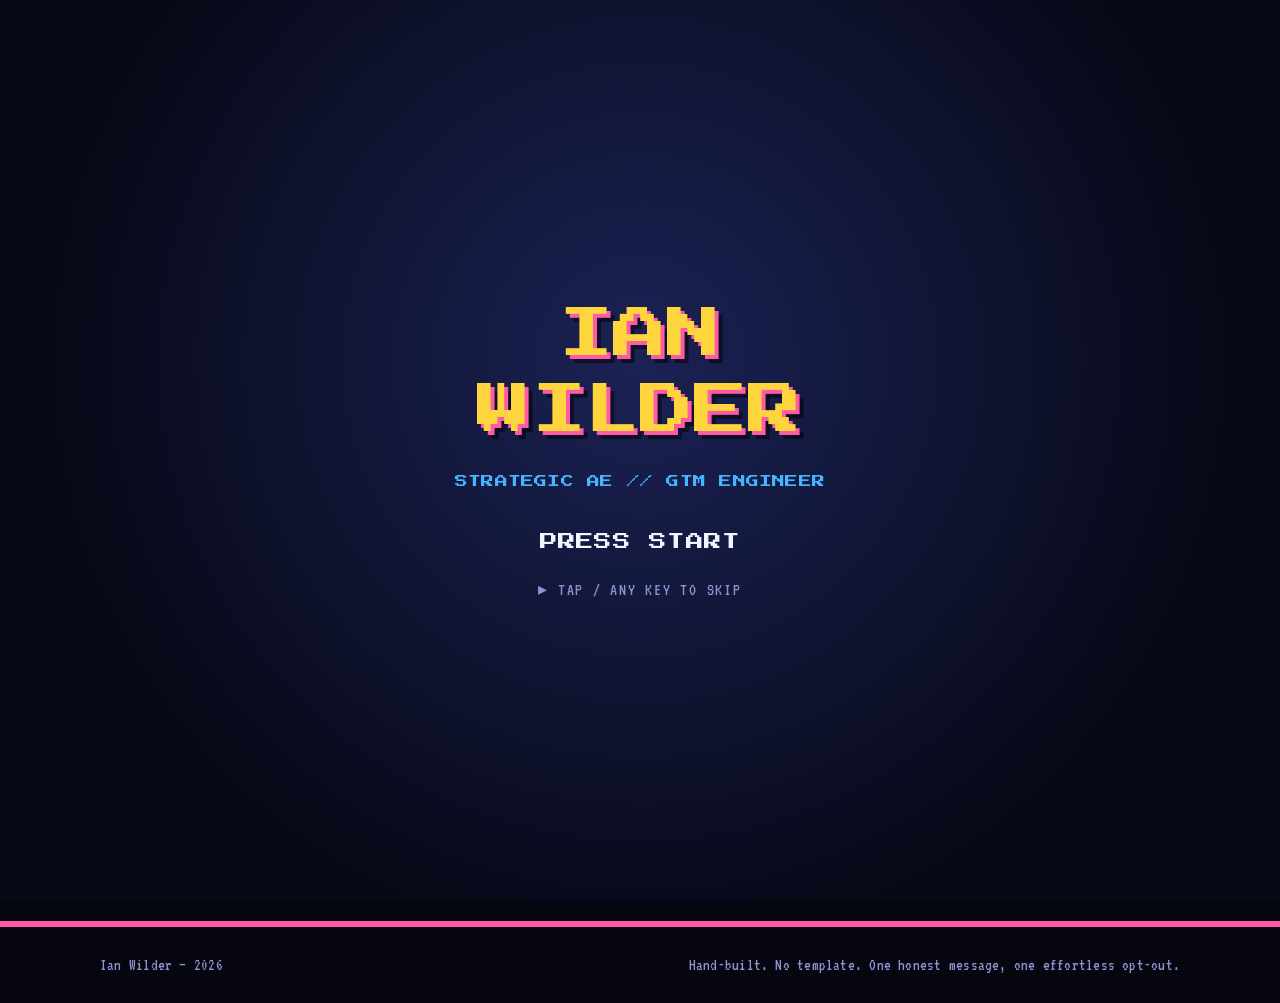
<file: index.html>
<!DOCTYPE html>
<html lang="en" data-mode="arcade">
<head>
  <meta charset="UTF-8" />
  <meta name="viewport" content="width=device-width, initial-scale=1" />
  <title>Ian Wilder — Strategic Enterprise AE who builds his own pipeline</title>
  <meta name="description" content="Ian Wilder — Strategic enterprise AE and GTM engineer. I sell complex products and AI integrations into complex orgs and build the GTM systems that source the pipeline. Founding seller at Zillow Rentals." />
  <meta name="color-scheme" content="light dark" />
  <link rel="icon" href="data:image/svg+xml,%3Csvg xmlns='http://www.w3.org/2000/svg' viewBox='0 0 32 32'%3E%3Crect width='32' height='32' fill='%2317171a'/%3E%3Ctext x='50%25' y='53%25' dominant-baseline='middle' text-anchor='middle' font-family='monospace' font-weight='700' font-size='15' fill='%23fbfaf7'%3EIW%3C/text%3E%3Ccircle cx='25' cy='23' r='2.4' fill='%23b23a2e'/%3E%3C/svg%3E" />

  <!-- Open Graph -->
  <meta property="og:type" content="website" />
  <meta property="og:title" content="Ian Wilder — Strategic Enterprise AE who builds his own pipeline" />
  <meta property="og:description" content="Closer's judgment, builder's hands. I sell complex products and AI integrations into complex orgs and engineer the GTM systems that source the pipeline." />

  <script>try{if(localStorage.getItem('iw-mode')==='pro')document.documentElement.setAttribute('data-mode','pro');var t=localStorage.getItem('iw-theme');if(t==='light'||t==='dark')document.documentElement.setAttribute('data-theme',t);}catch(e){}</script>
  <link rel="preload" href="css/styles.css?v=2" as="style" />
  <link rel="stylesheet" href="css/styles.css?v=2" />
  <link rel="stylesheet" href="css/components.css?v=2" />
  <link rel="stylesheet" href="css/arcade.css?v=2" />
</head>
<body>
  <a href="#work" class="sr-only">Skip to work</a>

  <!-- Arcade-mode layers (inert in PRO mode) -->
  <canvas id="tetrisBg" aria-hidden="true"></canvas>
  <div id="bootScreen" class="boot" aria-hidden="true">
    <div class="boot__inner">
      <div class="boot__logo">IAN<br>WILDER</div>
      <div class="boot__sub">STRATEGIC AE // GTM ENGINEER</div>
      <div class="boot__press">PRESS START</div>
      <div class="boot__coin">▸ TAP / ANY KEY TO SKIP</div>
    </div>
  </div>

  <button id="stageBack" class="stage-back" type="button" aria-label="Back to stage select">◀ SELECT</button>

  <!-- ===================== NAV ===================== -->
  <header class="nav">
    <div class="wrap nav__inner">
      <a href="#top" class="nav__brand mono">IW<span class="nav__brand-dot">.</span></a>
      <nav class="nav__links" aria-label="Primary">
        <a href="#work">Work</a>
        <a href="#writing" class="nav--optional">Writing</a>
        <a href="#scorer">Scorer</a>
        <a href="#credentials" class="nav--optional">Credentials</a>
        <a href="#principles" class="nav--optional">Principles</a>
        <a href="#contact">Contact</a>
      </nav>
      <div class="nav__controls">
        <button id="soundToggle" class="sound-toggle" type="button" aria-pressed="false" title="Toggle 8-bit sound">♪ OFF</button>
        <button id="modeToggle" class="mode-toggle" type="button" title="Switch between PRO and ARCADE mode"><span class="mode-toggle__icon" aria-hidden="true">🕹</span><span class="mode-toggle__label">ARCADE</span></button>
        <button id="themeToggle" class="theme-toggle" type="button" aria-label="Toggle colour theme" title="Toggle theme">
          <span aria-hidden="true" class="theme-toggle__icon">◐</span>
        </button>
      </div>
    </div>
  </header>

  <main id="top">
    <!-- ===================== HERO + STAGE SELECT (hub) ===================== -->
    <section class="hero" data-screen="hub">
      <div class="wrap hero__grid">
        <div class="hero__intro">
          <p class="eyebrow">Strategic Enterprise AE · GTM Engineer</p>
          <h1 class="hero__title">
            I sell complex products and AI integrations into complex orgs&nbsp;— and I build the
            <span class="u-accent">machine that sources the pipeline.</span>
          </h1>
          <p class="hero__lead measure">
            Founding enterprise seller at Zillow Rentals. I map markets, engineer the
            outbound systems that warm cold accounts, and get in the room with the
            people who sign. Closer's judgment, builder's hands.
          </p>
          <div class="hero__cta">
            <a class="btn btn--primary" href="#work">See the work</a>
            <a class="btn" href="#scorer">Try the scorer &rarr;</a>
          </div>
        </div>

        <nav class="stage-select" aria-label="Stage select">
          <p class="stage-select__title">Select stage — ▲▼ / ↵</p>
          <ul class="stage-menu" id="stageGrid">
            <li><a class="stage" href="#work" data-c="blue"><span class="stage__no mono">01</span><span class="stage__text"><span class="stage__name">THE WORK</span><span class="stage__hint">3 case studies — build logs &amp; K.O.'s</span></span></a></li>
            <li><a class="stage" href="#scorer" data-c="pink"><span class="stage__no mono">02</span><span class="stage__text"><span class="stage__name">SPARRING</span><span class="stage__hint">the live lead scorer — SEND / DODGE</span></span></a></li>
            <li><a class="stage" href="#credentials" data-c="yellow"><span class="stage__no mono">03</span><span class="stage__text"><span class="stage__name">HIGH SCORES</span><span class="stage__hint">experience · results · education</span></span></a></li>
            <li><a class="stage" href="#writing" data-c="green"><span class="stage__no mono">04</span><span class="stage__text"><span class="stage__name">THE THESIS</span><span class="stage__hint">Alpha Hasn't Changed. Reach Has.</span></span></a></li>
            <li><a class="stage" href="#principles" data-c="blue"><span class="stage__no mono">05</span><span class="stage__text"><span class="stage__name">HOUSE RULES</span><span class="stage__hint">how I work</span></span></a></li>
            <li><a class="stage" href="#contact" data-c="pink"><span class="stage__no mono">06</span><span class="stage__text"><span class="stage__name">CONTACT</span><span class="stage__hint">say hello</span></span></a></li>
          </ul>
        </nav>
      </div>
    </section>

    <!-- ===================== PROOF BAR ===================== -->
    <section class="proof" aria-label="Proof points" data-screen="hub">
      <div class="wrap proof__grid">
        <div class="stat">
          <span class="stat__num">171<span class="stat__unit">%</span></span>
          <span class="stat__label">2025 H1 attainment (139% H2)</span>
        </div>
        <div class="stat">
          <span class="stat__num">$2.9<span class="stat__unit">M</span></span>
          <span class="stat__label">2025 ARR — cold enterprise multifamily</span>
        </div>
        <div class="stat">
          <span class="stat__num">1<span class="stat__unit">of 6</span></span>
          <span class="stat__label">Founding sellers scaling Zillow Rentals GTM</span>
        </div>
        <div class="stat">
          <span class="stat__num">323</span>
          <span class="stat__label">ICs running frameworks I help build</span>
        </div>
      </div>
    </section>

    <!-- ===================== PRINCIPLES ===================== -->
    <section id="principles" class="section" data-screen="principles">
      <div class="wrap">
        <p class="eyebrow">How I work</p>
        <h2 class="section__title measure">Most sellers spray accounts. I earn one real conversation — and I engineer the system that finds it.</h2>
        <ol class="principles">
          <li class="principle">
            <span class="principle__n mono">01</span>
            <div>
              <h3>The unit of work is a person.</h3>
              <p class="muted">If the segment isn't already people, I source contacts before I send a word. Accounts don't reply — people do.</p>
            </div>
          </li>
          <li class="principle">
            <span class="principle__n mono">02</span>
            <div>
              <h3>Guardrails are the product.</h3>
              <p class="muted">A SKIP rule that kills a send beats fake personalization every time. Declining an available automation is itself a guardrail.</p>
            </div>
          </li>
          <li class="principle">
            <span class="principle__n mono">03</span>
            <div>
              <h3>I don't claim loops I didn't close.</h3>
              <p class="muted">Honest post-mortems over vanity metrics. If the send didn't fire, the write-up says so — and says why.</p>
            </div>
          </li>
          <li class="principle">
            <span class="principle__n mono">04</span>
            <div>
              <h3>Validate the pipe before you build the machine.</h3>
              <p class="muted">Stress-test the delivery mechanism with one test send before investing in the upstream build. Learned this the hard way.</p>
            </div>
          </li>
        </ol>
      </div>
    </section>

    <!-- ===================== WORK ===================== -->
    <section id="work" class="section" data-screen="work">
      <div class="wrap">
        <p class="eyebrow">Selected work</p>
        <h2 class="section__title measure">Three builds. Two show I can engineer the system. One shows I can close on it.</h2>
      </div>

      <!-- CASE 01 -->
      <article class="case wrap" id="case-harvey">
        <header class="case__head">
          <span class="case__index mono">Case 01</span>
          <span class="case__tag">AlphaForge · Harvey (legal AI)</span>
        </header>
        <h3 class="case__title">A connected outbound motion into the legal-AI market — fired on judgment, not volume.</h3>
        <p class="case__dek measure">
          Nine named innovation executives. One honest, single-touch email each, sequenced
          from my own connected mailbox — recognizably me, not infrastructure. Segment,
          enrichment, per-lead personalization, guardrails and tracking, all built and
          inspectable. The interesting part isn't that it sends. It's everything I built to
          decide <em>who not to send to.</em>
        </p>

        <div class="case__grid">
          <div class="case__col">
            <h4 class="case__sub">The move</h4>
            <p class="muted">Of three segments, I shipped <strong>Top-Down Persona</strong> — the only one where the unit of work was already a person. Ten named Chief Innovation Officers, verified titles, 100 match scores. The honest framing — <em>"GTM engineer studying Harvey's market, would love your perspective"</em> — is a natural message to a CINO. Reading how the market perceives legal AI is literally their job. Signal-Hot and Displacement were account-level; I'd have to source contacts before sending a word.</p>

            <h4 class="case__sub">What I built</h4>
            <ul class="ticks muted">
              <li>Work-email waterfall → verification per lead</li>
              <li>Claygent research: each recipient's most recent public statement on legal AI — with a hard <strong>SKIP rule</strong> (no specific finding = no send)</li>
              <li>Pre-emptive blocklist screen &amp; per-row manual approval gate</li>
              <li>10 messages, each anchored to the recipient's own words, &lt;120 words, effortless opt-out</li>
              <li>Native email sequencing from my connected mailbox — single-touch, no follow-up in the sequence at all</li>
              <li>Auto-reply <em>deliberately disabled</em> — at this volume, every reply deserved a human</li>
            </ul>
          </div>

          <div class="case__col">
            <h4 class="case__sub">The build log</h4>
            <pre class="buildlog" aria-label="Build log for the outbound motion"><code>P8 Persona table  ── source of record
  ├─ email waterfall → verify
  ├─ Claygent: recent public statement
  │     └─ SKIP: no finding → no send
  ├─ pre-emptive blocklist column
  ├─ Send-Approved checkbox (manual gate)
  └─ 10 rendered messages, reviewed per-lead
        ▼
Clay Campaign — connected mailbox     ✔ FIRING
  └─ single-touch email sequence      ✔ 9 sends, no follow-up
        ▼
Campaign Events / Replies / blocklist ✔ WIRED
  └─ decline → permanent blocklist    ✔ automated</code></pre>
            <p class="case__note small muted">Tracking design, written before the build: a positive outcome is any substantive reply — a perspective, or a correction of my thesis. Not meetings; that incentive corrupts the message at this volume.</p>
          </div>
        </div>

        <div class="case__reflect">
          <h4 class="case__sub">The ethics call</h4>
          <p class="measure">
            Several candidates are active advocates of the incumbent, Legora, with recent
            public statements praising it. Contacting them as a transparent GTM researcher —
            across a multinational TAM with GDPR/LGPD jurisdictions in play — is legitimate,
            but it raised the bar. It demanded a clearer <em>why</em> and sharper
            personalization, not a softer one. That tension is exactly the Strategic-AE
            judgment the scorer below encodes: a higher-friction lead doesn't get an easier
            message — it gets a better one, or none at all.
          </p>
        </div>
      </article>

      <!-- CASE 02 -->
      <article class="case wrap" id="case-function">
        <header class="case__head">
          <span class="case__index mono">Case 02</span>
          <span class="case__tag">Zillow · Systems architecture</span>
        </header>
        <h3 class="case__title">Turning a workflow into a function.</h3>
        <p class="case__dek measure">
          An ICP scorer isn't valuable because it scales — it's valuable because the
          <em>spine</em> is reusable. Weighted factors in, fit score out. I proved the shape
          held when I left the vertical entirely, then found the one piece of data no
          integration can reach.
        </p>

        <div class="case__grid">
          <div class="case__col">
            <h4 class="case__sub">The reusable spine</h4>
            <p class="muted">Zillow ICP scoring takes weighted property-management characteristics, evaluates each against my ICP definition, and returns a fit tier. When I moved to a different problem in Cursor, I rebuilt a related sort — funding, headcount, account research → an initial outbound use case. Different inputs, different output label; <strong>same spine</strong>. That's what makes it a function, not a one-off.</p>

            <h4 class="case__sub">The gap</h4>
            <p class="muted">The score reads external property counts fine. But <strong>existing-customer status</strong> and <strong>network-participation&nbsp;%</strong> live in Zillow's internal Salesforce. No Clay integration — and no Claygent lookup — can reach it, because the data isn't on the web at all. It sits behind Zillow's own auth.</p>
          </div>

          <div class="case__col">
            <h4 class="case__sub">The fix — an HTTP API pull</h4>
            <p class="muted">Clay initiates a request-response call to a Salesforce endpoint: send the account identifier, get back total properties and network-participation&nbsp;%, authed with a token in the header. Clay calls; Salesforce answers.</p>
            <div class="rule-card">
              <p class="rule-card__label mono">What it changes in scoring</p>
              <p><span class="pill pill--low">&gt; 50% participation</span> suppress from net-new outbound — this is a customer, leave them alone.</p>
              <p><span class="pill pill--high">&le; 50% participation</span> reclassify as an <strong>expansion target</strong> — low participation is itself the opportunity.</p>
              <p class="small muted">The internal pull is the only thing that separates a "leave alone" account from an upsell. To a net-new score, the two look identical.</p>
            </div>
          </div>
        </div>
      </article>

      <!-- CASE 03 -->
      <article class="case wrap" id="case-zillow">
        <header class="case__head">
          <span class="case__index mono">Case 03</span>
          <span class="case__tag">Zillow Rentals · Enterprise sales</span>
        </header>
        <h3 class="case__title">Founding seller on the highest-impact team at Zillow Rentals.</h3>
        <p class="case__dek measure">
          One of six founding sellers building the front-line GTM strategy for Zillow
          Rentals across SMB, Mid, Majors and Enterprise. Full-cycle. Cold. The largest
          multifamily brokerages and management firms in the country.
        </p>

        <div class="case__grid">
          <div class="case__col">
            <h4 class="case__sub">The mandate</h4>
            <p class="muted">Sr. Enterprise (P5) — acquisitions, cold accounts. I create bespoke GTM solutions across integration, advertising and analytics for a small batch of the largest cold multifamily firms nationally, and help scale the selling frameworks now running across 323 ICs and growing.</p>

            <h4 class="case__sub">Why it's hard</h4>
            <p class="muted">Enterprise multifamily is a slow, multi-stakeholder, incumbent-heavy buy. Cold. No warm intros. The work is reading a complex org, building a bespoke case, and closing on judgment — the same instinct I bring to selling complex products and AI integrations.</p>
          </div>

          <div class="case__col">
            <h4 class="case__sub">The numbers</h4>
            <div class="stat-row">
              <div class="stat stat--sm"><span class="stat__num">171<span class="stat__unit">%</span></span><span class="stat__label">2025 H1 attainment</span></div>
              <div class="stat stat--sm"><span class="stat__num">139<span class="stat__unit">%</span></span><span class="stat__label">2025 H2 attainment</span></div>
              <div class="stat stat--sm"><span class="stat__num">$2.9<span class="stat__unit">M</span></span><span class="stat__label">2025 ARR</span></div>
              <div class="stat stat--sm"><span class="stat__num">142<span class="stat__unit">%</span></span><span class="stat__label">2026 H1 attainment</span></div>
            </div>
            <p class="small muted">2026 H1: <strong>$910,920 ARR</strong> against a TAM 20% smaller than the prior year. Consistent over-attainment on the hardest, coldest book.</p>
          </div>
        </div>
      </article>
    </section>

    <!-- ===================== WRITING ===================== -->
    <section id="writing" class="section section--writing" data-screen="writing">
      <div class="wrap">
        <p class="eyebrow">Writing</p>
        <h2 class="section__title measure">I don't just build the systems. I can tell you exactly why they work — and where they break.</h2>

        <a class="essay" href="/writing/alpha-hasnt-changed-reach-has">
          <span class="essay__kicker mono">Essay · Field notes</span>
          <h3 class="essay__title">Alpha Hasn't Changed. Reach Has.</h3>
          <p class="essay__dek">What nine months on one account taught me about signal-hunting — and what happens when you engineer the same hunt across 414 companies.</p>

          <blockquote class="essay__quote">"The machine doesn't replace the judgment. It amortizes it."</blockquote>

          <div class="essay__contrast">
            <div class="essay__side">
              <span class="essay__side-label mono">By hand</span>
              <p>9 months → 2 signals, one account, <strong>$1.2M ARR</strong> (from $12.1M in vacancy loss nobody else calculated)</p>
            </div>
            <div class="essay__side">
              <span class="essay__side-label mono">Engineered</span>
              <p>414 accounts → <strong>~20 real events</strong> a month, watched forever, refreshing while I sleep</p>
            </div>
          </div>

          <span class="essay__cta">Read the full essay &rarr;</span>
        </a>
      </div>
    </section>

    <!-- ===================== SCORER (you-only) ===================== -->
    <section id="scorer" class="section section--scorer" data-screen="scorer">
      <div class="wrap">
        <p class="eyebrow">Live tool — not a screenshot</p>
        <h2 class="section__title measure">The scorer, running. This is the gating logic from Case&nbsp;01, working in your browser.</h2>
        <p class="measure muted scorer__intro">
          The whole point of Case 02 is that a good scorer is a reusable function. So here's
          one — the persona-segmentation gate I built for the Harvey motion. Adjust a lead
          and watch it decide: <strong>send</strong>, <strong>personalize harder</strong>, or
          <strong>SKIP</strong>. The SKIP rule is real: thin research kills the send rather
          than shipping fake personalization.
        </p>

        <div class="scorer" id="icpScorer">
          <div class="scorer__controls">
            <div class="field">
              <label for="f-title">Title fit <span class="field__hint mono">is this a decision-relevant persona?</span></label>
              <input type="range" id="f-title" min="0" max="100" value="80" step="5" />
              <output for="f-title" id="o-title" class="mono">80</output>
            </div>

            <div class="field">
              <label for="f-statement">Public statement on legal AI <span class="field__hint mono">the SKIP driver</span></label>
              <select id="f-statement">
                <option value="specific" selected>Specific &amp; recent — I can anchor a message to it</option>
                <option value="generic">Generic / dated — nothing to anchor</option>
                <option value="none">None found</option>
              </select>
            </div>

            <div class="field field--switches">
              <label class="switch">
                <input type="checkbox" id="f-email" checked />
                <span>Work email verified</span>
              </label>
              <label class="switch">
                <input type="checkbox" id="f-gdpr" />
                <span>GDPR / LGPD jurisdiction</span>
              </label>
              <label class="switch">
                <input type="checkbox" id="f-incumbent" />
                <span>Active advocate of the incumbent</span>
              </label>
            </div>
          </div>

          <div class="scorer__result" id="scorerResult" aria-live="polite">
            <!-- populated by js/site.js -->
          </div>
        </div>
        <p class="small muted scorer__foot">
          Model v1, built from the Case&nbsp;01 persona logic. Weights are tunable — this is a
          working sketch of the real function, not the production build.
        </p>
      </div>
    </section>

    <!-- ===================== CREDENTIALS ===================== -->
    <section id="credentials" class="section" data-screen="credentials">
      <div class="wrap">
        <p class="eyebrow">Credentials</p>
        <h2 class="section__title measure">The short version — the record behind the wedge.</h2>

        <div class="creds">
          <div class="creds__col">
            <h3 class="creds__h">Experience</h3>
            <ul class="creds__list">
              <li class="cred">
                <div class="cred__row">
                  <span class="cred__role">Strategic AE — Sr. Enterprise (P5), Acquisitions</span>
                  <span class="cred__when mono">2025–now</span>
                </div>
                <span class="cred__org">Zillow Group · Zillow Rentals</span>
                <p class="small muted">5 yrs 10 mos, promoted 4× (ISR → Mid-Market AE → Team Lead → Sr. Enterprise → Strategic AE). Founding seller (1 of 6) of the repeatable selling frameworks now adopted across every Rentals channel — SMB → Enterprise, 323 ICs. Full-cycle enterprise hunter: sourcing → committee evaluation → procurement (MSAs, legal redlines, security review) → close → renewal, converting hold-outs from entrenched incumbents.</p>
              </li>
              <li class="cred">
                <div class="cred__row">
                  <span class="cred__role">AI-native deal motion</span>
                  <span class="cred__when mono">daily</span>
                </div>
                <span class="cred__org">Clay · Claude (MCP) · ZoomInfo · NotebookLM · Gong</span>
                <p class="small muted">Account research and scoring in Clay with Claude + ZoomInfo; MEDDPICC deal rooms in NotebookLM fed by Gong transcripts and Claude analysis. The same builder instinct behind the AlphaForge case studies above.</p>
              </li>
            </ul>
          </div>

          <div class="creds__col">
            <h3 class="creds__h">Selected results</h3>
            <ul class="creds__list creds__list--bullets">
              <li>Sole <strong>President's Club</strong> winner, 2024</li>
              <li><strong>150%+</strong> attainment in every role · promoted <strong>4×</strong></li>
              <li><strong>1,025% to quota</strong> — final quarter before promotion (highest in vertical)</li>
              <li><strong>171% / 139%</strong> attainment — 2025 H1 / H2 · <strong>$2.9M ARR</strong></li>
              <li><strong>$910,920 @ 142%</strong> — 2026 H1, against a TAM down 20% YoY</li>
              <li>Founding-seller frameworks now run across <strong>323 ICs</strong></li>
            </ul>
          </div>

          <div class="creds__col">
            <h3 class="creds__h">Education &amp; training</h3>
            <ul class="creds__list creds__list--bullets">
              <li><strong>University of Washington</strong> — B.A. Law, Societies &amp; Justice · B.A. Political Science (2013–2017)</li>
              <li>Admitted to <strong>Michigan State University College of Law</strong> (¾ merit scholarship) — chose tech sales</li>
              <li><strong>GTM Engineering</strong> cohort, 2026 — AlphaForge builds in Clay, Cursor, HTTP APIs</li>
            </ul>
            <p class="small muted creds__note">A foundation in law, government and public policy — unusually relevant to selling AI into legal and public-sector buyers.</p>
            <p class="small muted creds__resume">Full resume available on request.</p>
          </div>
        </div>
      </div>
    </section>

    <!-- ===================== CONTACT ===================== -->
    <section id="contact" class="section section--contact" data-screen="contact">
      <div class="wrap center">
        <p class="eyebrow">Say hello</p>
        <h2 class="section__title contact__title">I like trading notes with people building GTM systems and selling complex products into complex orgs. If that's you, let's connect.</h2>
        <div class="contact__links">
          <a class="btn btn--primary" href="https://www.linkedin.com/in/ian-wilder-513a35157/" target="_blank" rel="noopener">Connect on LinkedIn &rarr;</a>
          <a class="btn" href="mailto:iwilder17@gmail.com">Email me</a>
        </div>
      </div>
    </section>
  </main>

  <footer class="footer">
    <div class="wrap footer__inner small muted">
      <span>Ian Wilder — 2026</span>
      <span class="mono">Hand-built. No template. One honest message, one effortless opt-out.</span>
    </div>
  </footer>

  <script src="js/site.js?v=2" defer></script>
  <script src="js/arcade.js?v=2" defer></script>
</body>
</html>
</file>
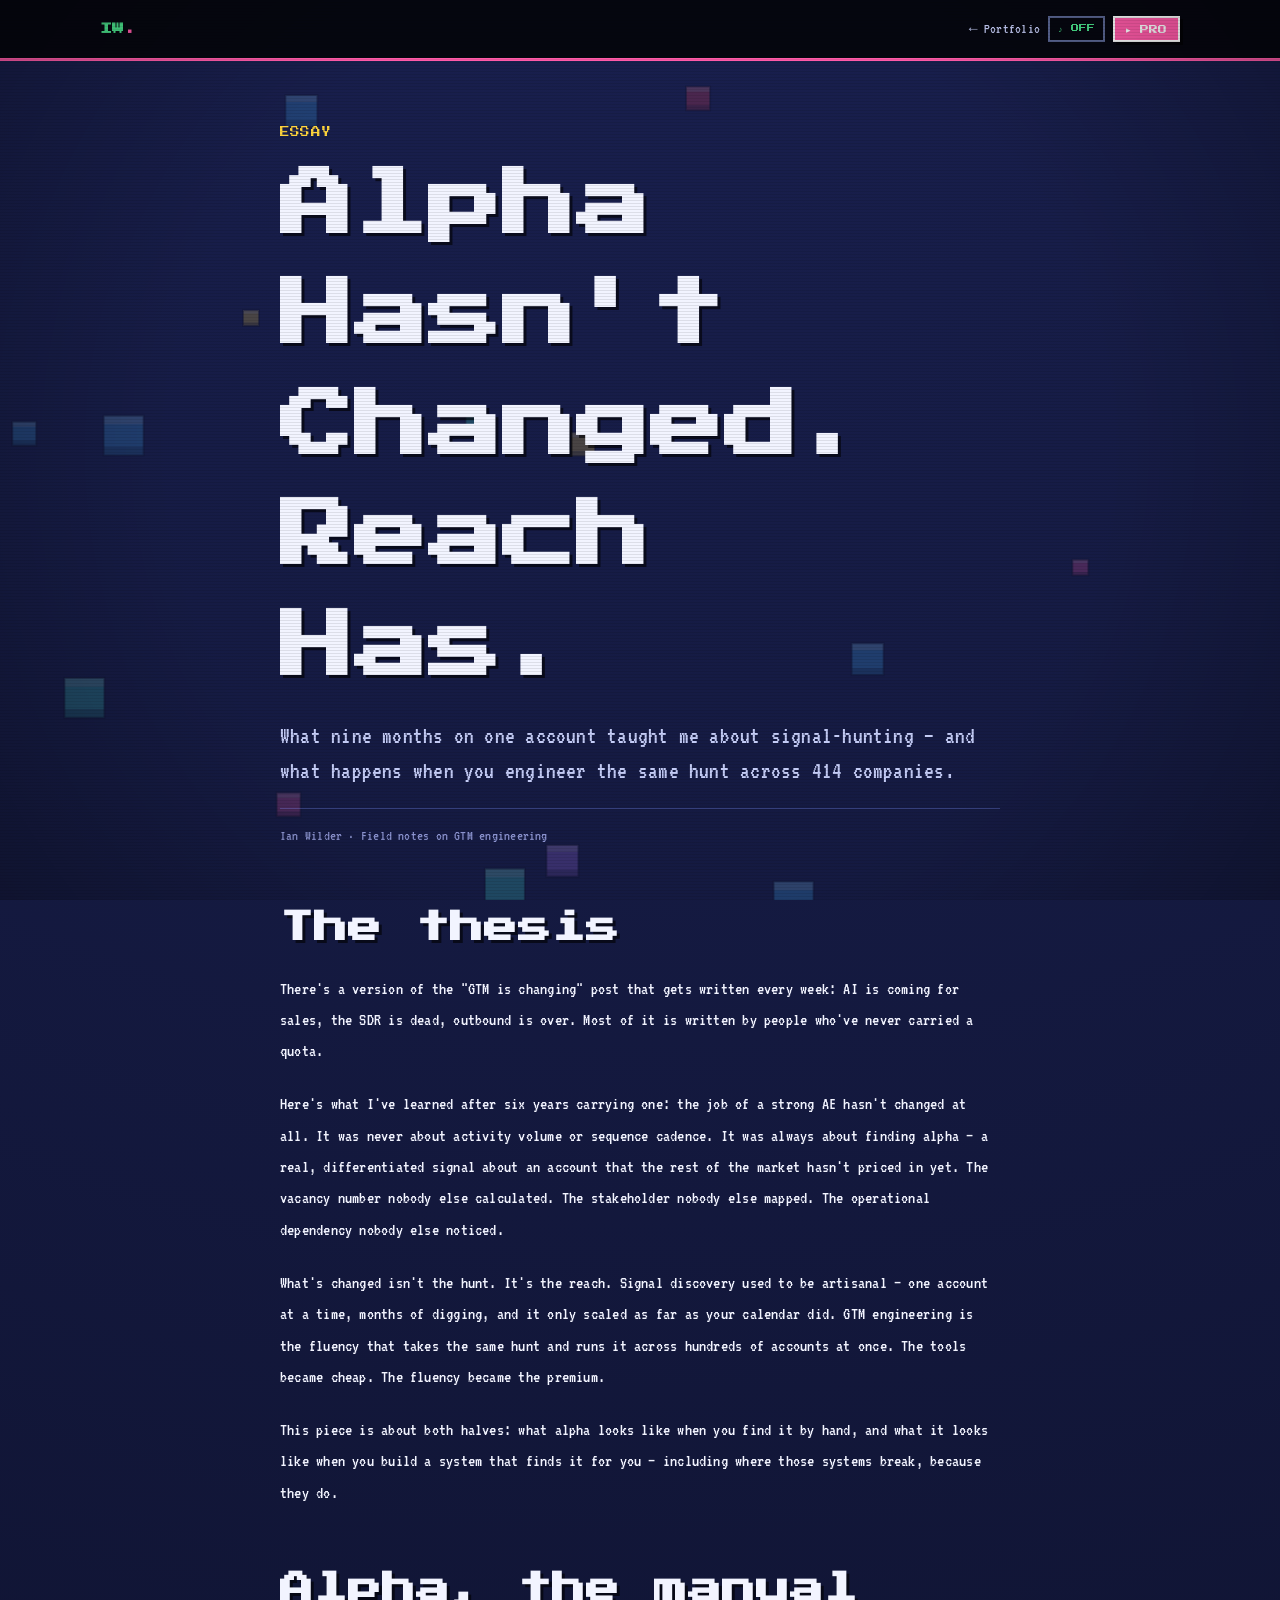
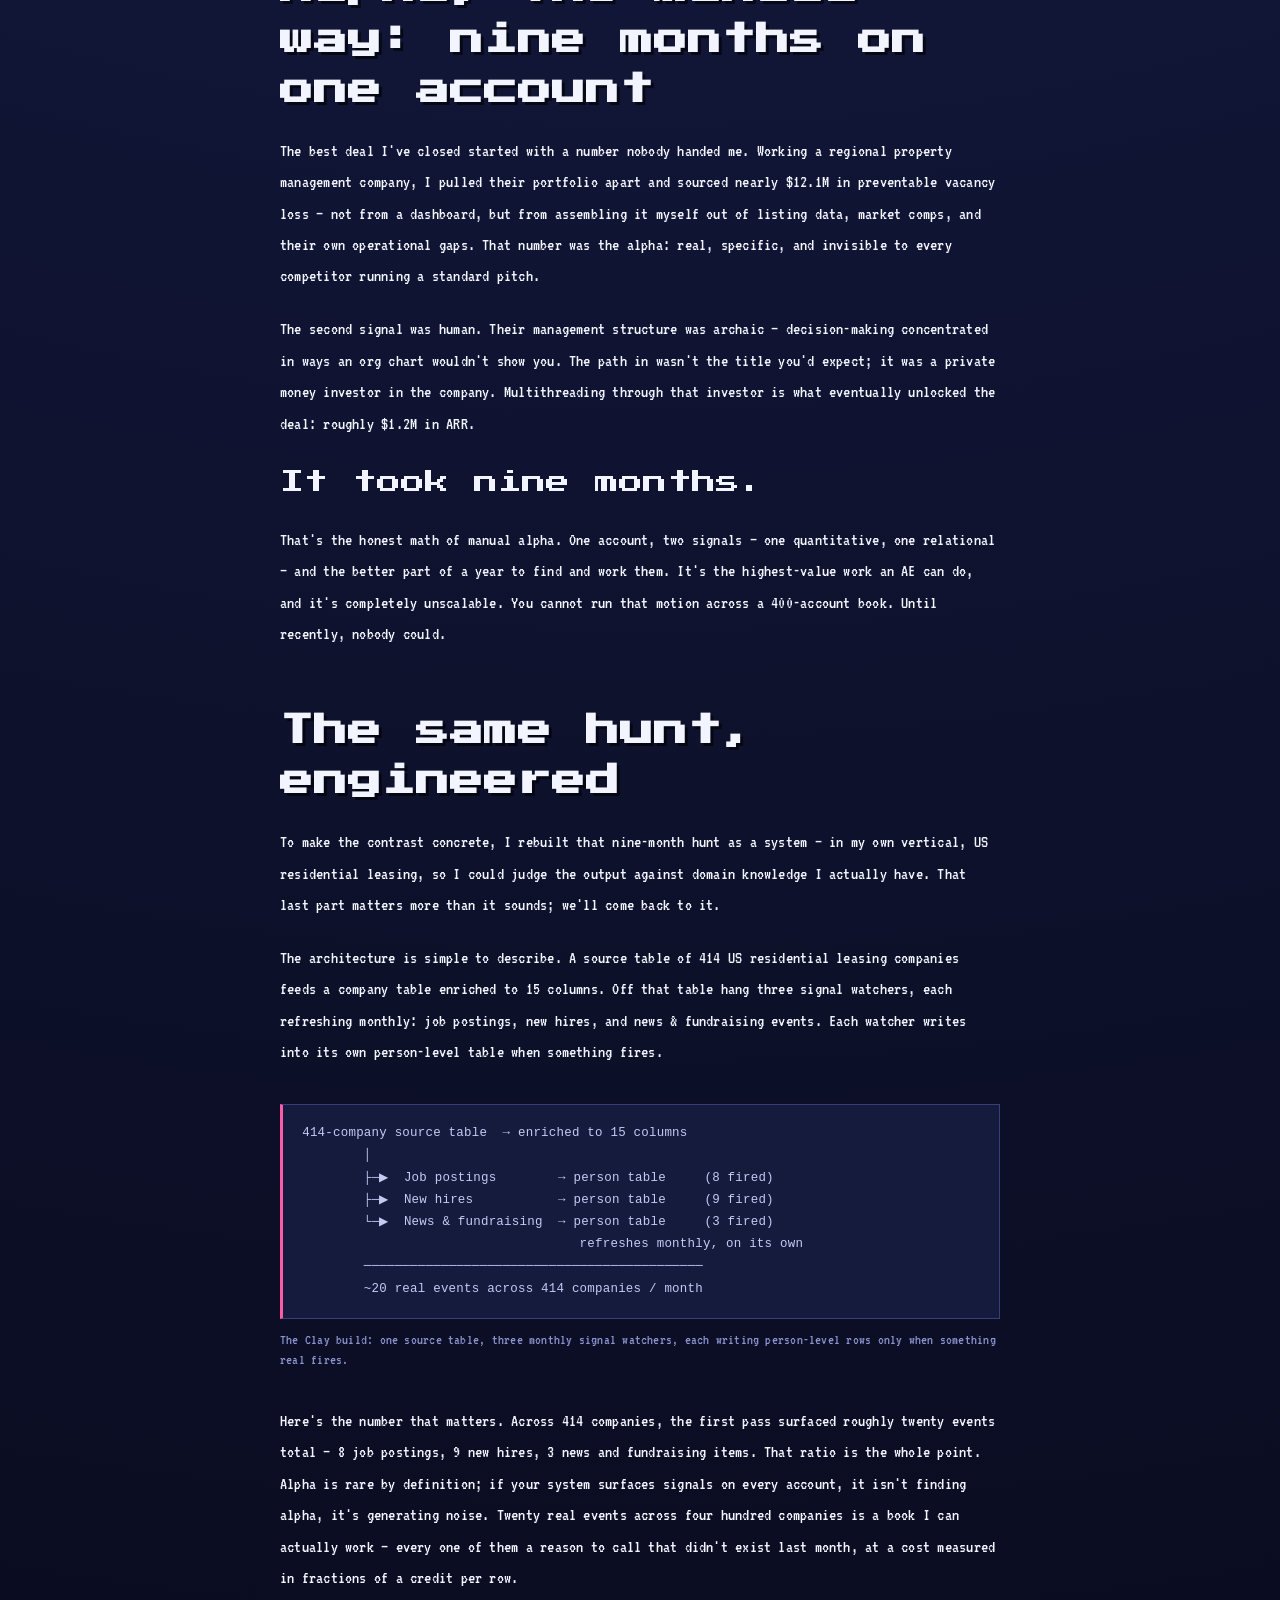
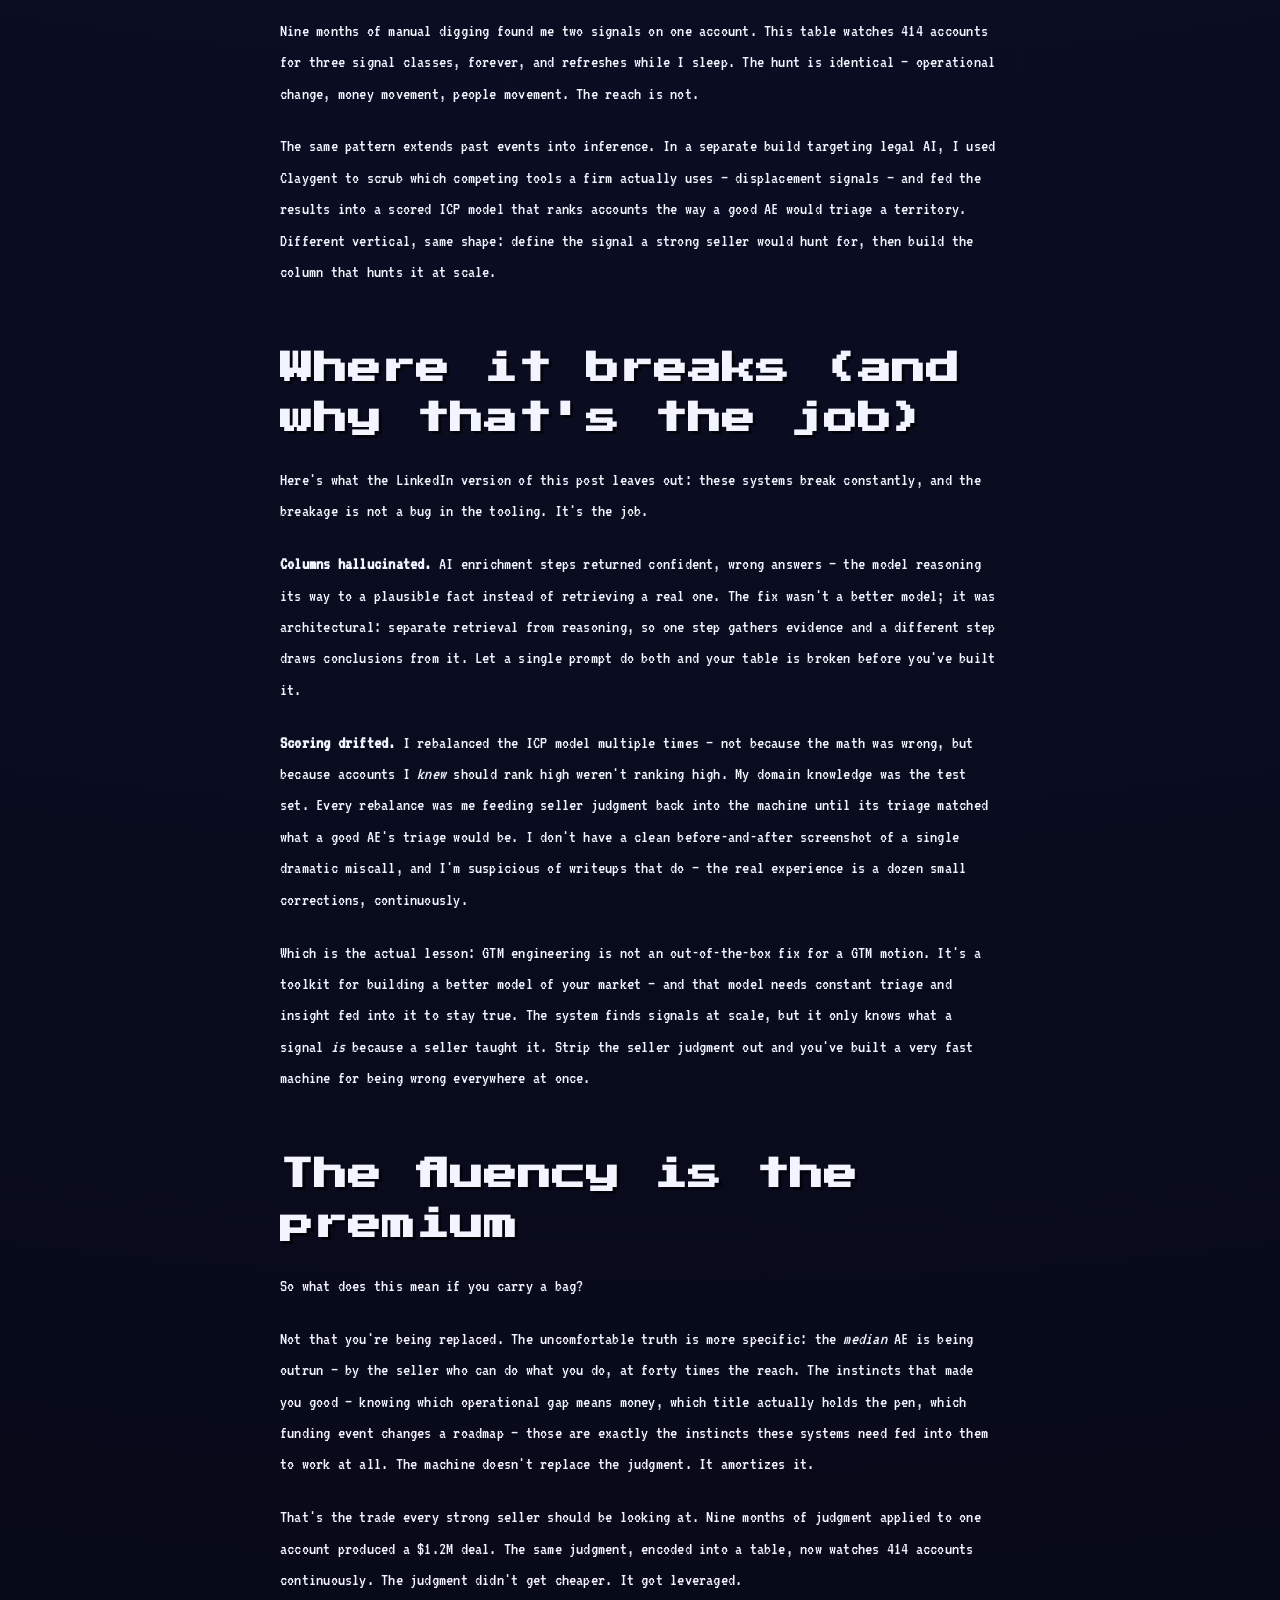
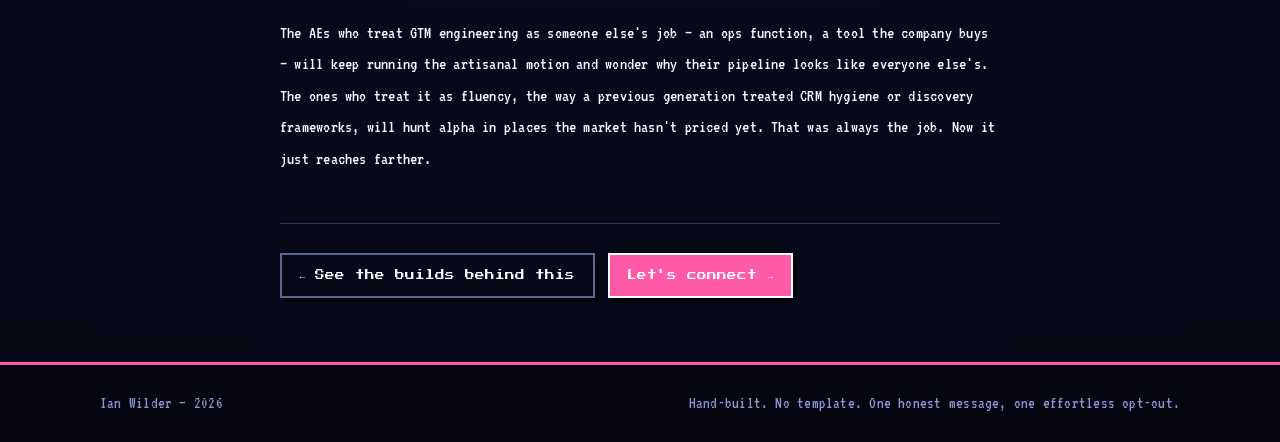
<file: writing/alpha-hasnt-changed-reach-has.html>
<!DOCTYPE html>
<html lang="en" data-mode="arcade">
<head>
  <meta charset="UTF-8" />
  <meta name="viewport" content="width=device-width, initial-scale=1" />
  <title>Alpha Hasn't Changed. Reach Has. — Ian Wilder</title>
  <meta name="description" content="What nine months on one account taught me about signal-hunting — and what happens when you engineer the same hunt across 414 companies. An essay by Ian Wilder." />
  <meta name="color-scheme" content="light dark" />
  <link rel="icon" href="data:image/svg+xml,%3Csvg xmlns='http://www.w3.org/2000/svg' viewBox='0 0 32 32'%3E%3Crect width='32' height='32' fill='%2317171a'/%3E%3Ctext x='50%25' y='53%25' dominant-baseline='middle' text-anchor='middle' font-family='monospace' font-weight='700' font-size='15' fill='%23fbfaf7'%3EIW%3C/text%3E%3Ccircle cx='25' cy='23' r='2.4' fill='%23b23a2e'/%3E%3C/svg%3E" />

  <meta property="og:type" content="article" />
  <meta property="og:title" content="Alpha Hasn't Changed. Reach Has." />
  <meta property="og:description" content="What alpha looks like when you find it by hand, and what it looks like when you build a system that finds it for you — including where those systems break." />

  <script>try{if(localStorage.getItem('iw-mode')==='pro')document.documentElement.setAttribute('data-mode','pro');var t=localStorage.getItem('iw-theme');if(t==='light'||t==='dark')document.documentElement.setAttribute('data-theme',t);}catch(e){}</script>
  <link rel="stylesheet" href="../css/styles.css?v=2" />
  <link rel="stylesheet" href="../css/components.css?v=2" />
  <link rel="stylesheet" href="../css/article.css?v=2" />
  <link rel="stylesheet" href="../css/arcade.css?v=2" />
</head>
<body>
  <!-- Arcade-mode layers (inert in PRO mode) -->
  <canvas id="tetrisBg" aria-hidden="true"></canvas>
  <div id="bootScreen" class="boot" aria-hidden="true">
    <div class="boot__inner">
      <div class="boot__logo">IAN<br>WILDER</div>
      <div class="boot__sub">STRATEGIC AE // GTM ENGINEER</div>
      <div class="boot__press">PRESS START</div>
      <div class="boot__coin">▸ TAP / ANY KEY TO SKIP</div>
    </div>
  </div>

  <!-- Nav -->
  <header class="nav">
    <div class="wrap nav__inner">
      <a href="/" class="nav__brand mono">IW<span class="nav__brand-dot">.</span></a>
      <div class="nav__controls">
        <a href="/#writing" class="nav__back">&larr; Portfolio</a>
        <button id="soundToggle" class="sound-toggle" type="button" aria-pressed="false" title="Toggle 8-bit sound">♪ OFF</button>
        <button id="modeToggle" class="mode-toggle" type="button" title="Switch between PRO and ARCADE mode"><span class="mode-toggle__icon" aria-hidden="true">🕹</span><span class="mode-toggle__label">ARCADE</span></button>
        <button id="themeToggle" class="theme-toggle" type="button" aria-label="Toggle colour theme" title="Toggle theme">
          <span aria-hidden="true" class="theme-toggle__icon">◐</span>
        </button>
      </div>
    </div>
  </header>

  <main>
    <article class="article">
      <header class="article__head">
        <p class="eyebrow">Essay</p>
        <h1>Alpha Hasn't Changed. Reach Has.</h1>
        <p class="article__dek">What nine months on one account taught me about signal-hunting — and what happens when you engineer the same hunt across 414 companies.</p>
        <p class="article__meta mono">Ian Wilder · Field notes on GTM engineering</p>
      </header>

      <div class="prose">
        <h2>The thesis</h2>
        <p>There's a version of the "GTM is changing" post that gets written every week: AI is coming for sales, the SDR is dead, outbound is over. Most of it is written by people who've never carried a quota.</p>
        <p>Here's what I've learned after six years carrying one: the job of a strong AE hasn't changed at all. It was never about activity volume or sequence cadence. It was always about finding alpha — a real, differentiated signal about an account that the rest of the market hasn't priced in yet. The vacancy number nobody else calculated. The stakeholder nobody else mapped. The operational dependency nobody else noticed.</p>
        <p>What's changed isn't the hunt. It's the reach. Signal discovery used to be artisanal — one account at a time, months of digging, and it only scaled as far as your calendar did. GTM engineering is the fluency that takes the same hunt and runs it across hundreds of accounts at once. The tools became cheap. The fluency became the premium.</p>
        <p>This piece is about both halves: what alpha looks like when you find it by hand, and what it looks like when you build a system that finds it for you — including where those systems break, because they do.</p>

        <h2>Alpha, the manual way: nine months on one account</h2>
        <p>The best deal I've closed started with a number nobody handed me. Working a regional property management company, I pulled their portfolio apart and sourced nearly $12.1M in preventable vacancy loss — not from a dashboard, but from assembling it myself out of listing data, market comps, and their own operational gaps. That number was the alpha: real, specific, and invisible to every competitor running a standard pitch.</p>
        <p>The second signal was human. Their management structure was archaic — decision-making concentrated in ways an org chart wouldn't show you. The path in wasn't the title you'd expect; it was a private money investor in the company. Multithreading through that investor is what eventually unlocked the deal: roughly $1.2M in ARR.</p>
        <p class="beat">It took nine months.</p>
        <p>That's the honest math of manual alpha. One account, two signals — one quantitative, one relational — and the better part of a year to find and work them. It's the highest-value work an AE can do, and it's completely unscalable. You cannot run that motion across a 400-account book. Until recently, nobody could.</p>

        <h2>The same hunt, engineered</h2>
        <p>To make the contrast concrete, I rebuilt that nine-month hunt as a system — in my own vertical, US residential leasing, so I could judge the output against domain knowledge I actually have. That last part matters more than it sounds; we'll come back to it.</p>
        <p>The architecture is simple to describe. A source table of 414 US residential leasing companies feeds a company table enriched to 15 columns. Off that table hang three signal watchers, each refreshing monthly: job postings, new hires, and news &amp; fundraising events. Each watcher writes into its own person-level table when something fires.</p>

        <figure class="figure">
          <div class="figure__diagram" aria-label="Signal architecture diagram"><code>414-company source table  → enriched to 15 columns
        │
        ├─▶  Job postings        → person table     (8 fired)
        ├─▶  New hires           → person table     (9 fired)
        └─▶  News &amp; fundraising  → person table     (3 fired)
                                    refreshes monthly, on its own
        ────────────────────────────────────────────
        ~20 real events across 414 companies / month</code></div>
          <figcaption>The Clay build: one source table, three monthly signal watchers, each writing person-level rows only when something real fires.</figcaption>
        </figure>

        <p>Here's the number that matters. Across 414 companies, the first pass surfaced roughly twenty events total — 8 job postings, 9 new hires, 3 news and fundraising items. That ratio is the whole point. Alpha is rare by definition; if your system surfaces signals on every account, it isn't finding alpha, it's generating noise. Twenty real events across four hundred companies is a book I can actually work — every one of them a reason to call that didn't exist last month, at a cost measured in fractions of a credit per row.</p>
        <p>Nine months of manual digging found me two signals on one account. This table watches 414 accounts for three signal classes, forever, and refreshes while I sleep. The hunt is identical — operational change, money movement, people movement. The reach is not.</p>
        <p>The same pattern extends past events into inference. In a separate build targeting legal AI, I used Claygent to scrub which competing tools a firm actually uses — displacement signals — and fed the results into a scored ICP model that ranks accounts the way a good AE would triage a territory. Different vertical, same shape: define the signal a strong seller would hunt for, then build the column that hunts it at scale.</p>

        <h2>Where it breaks (and why that's the job)</h2>
        <p>Here's what the LinkedIn version of this post leaves out: these systems break constantly, and the breakage is not a bug in the tooling. It's the job.</p>
        <p><strong>Columns hallucinated.</strong> AI enrichment steps returned confident, wrong answers — the model reasoning its way to a plausible fact instead of retrieving a real one. The fix wasn't a better model; it was architectural: separate retrieval from reasoning, so one step gathers evidence and a different step draws conclusions from it. Let a single prompt do both and your table is broken before you've built it.</p>
        <p><strong>Scoring drifted.</strong> I rebalanced the ICP model multiple times — not because the math was wrong, but because accounts I <em>knew</em> should rank high weren't ranking high. My domain knowledge was the test set. Every rebalance was me feeding seller judgment back into the machine until its triage matched what a good AE's triage would be. I don't have a clean before-and-after screenshot of a single dramatic miscall, and I'm suspicious of writeups that do — the real experience is a dozen small corrections, continuously.</p>
        <p>Which is the actual lesson: GTM engineering is not an out-of-the-box fix for a GTM motion. It's a toolkit for building a better model of your market — and that model needs constant triage and insight fed into it to stay true. The system finds signals at scale, but it only knows what a signal <em>is</em> because a seller taught it. Strip the seller judgment out and you've built a very fast machine for being wrong everywhere at once.</p>

        <h2>The fluency is the premium</h2>
        <p>So what does this mean if you carry a bag?</p>
        <p>Not that you're being replaced. The uncomfortable truth is more specific: the <em>median</em> AE is being outrun — by the seller who can do what you do, at forty times the reach. The instincts that made you good — knowing which operational gap means money, which title actually holds the pen, which funding event changes a roadmap — those are exactly the instincts these systems need fed into them to work at all. The machine doesn't replace the judgment. It amortizes it.</p>
        <p>That's the trade every strong seller should be looking at. Nine months of judgment applied to one account produced a $1.2M deal. The same judgment, encoded into a table, now watches 414 accounts continuously. The judgment didn't get cheaper. It got leveraged.</p>
        <p>The AEs who treat GTM engineering as someone else's job — an ops function, a tool the company buys — will keep running the artisanal motion and wonder why their pipeline looks like everyone else's. The ones who treat it as fluency, the way a previous generation treated CRM hygiene or discovery frameworks, will hunt alpha in places the market hasn't priced yet. That was always the job. Now it just reaches farther.</p>
      </div>

      <footer class="article__foot">
        <a class="btn" href="/#work">&larr; See the builds behind this</a>
        <a class="btn btn--primary" href="/#contact">Let's connect &rarr;</a>
      </footer>
    </article>
  </main>

  <footer class="footer">
    <div class="wrap footer__inner small muted">
      <span>Ian Wilder — 2026</span>
      <span class="mono">Hand-built. No template. One honest message, one effortless opt-out.</span>
    </div>
  </footer>

  <script src="../js/site.js?v=2" defer></script>
  <script src="../js/arcade.js?v=2" defer></script>
</body>
</html>
</file>
<file: css/styles.css>
/* =========================================================================
   Portfolio — design system
   Editorial / enterprise-credible. System fonts only (zero network, instant).
   Light + dark, mobile-first. One sharp accent, used sparingly.
   ========================================================================= */

/* ---- Design tokens ---------------------------------------------------- */
:root {
  /* Type families — system stacks, no web-font requests */
  --font-serif: "Iowan Old Style", "Palatino Linotype", Palatino, Georgia,
    "Times New Roman", serif;
  --font-sans: -apple-system, BlinkMacSystemFont, "Segoe UI", Roboto, Helvetica,
    Arial, sans-serif;
  --font-mono: ui-monospace, "SF Mono", "JetBrains Mono", "Fira Code", Menlo,
    Consolas, monospace;

  /* Palette — warm paper, ink, one vermillion accent (a quiet redline nod) */
  --paper: #fbfaf7;
  --paper-2: #f3f1ea;
  --ink: #17171a;
  --ink-soft: #3f3f45;
  --muted: #74747c;
  --line: rgba(20, 20, 22, 0.12);
  --line-strong: rgba(20, 20, 22, 0.24);
  --accent: #b23a2e;
  --accent-soft: rgba(178, 58, 46, 0.10);

  /* Semantic scoring colours (for the ICP tool) */
  --fit-high: #2f7d55;
  --fit-mid: #b8860b;
  --fit-low: #a23b30;

  /* Fluid type scale */
  --step--1: clamp(0.83rem, 0.80rem + 0.15vw, 0.92rem);
  --step-0: clamp(1rem, 0.96rem + 0.20vw, 1.12rem);
  --step-1: clamp(1.20rem, 1.10rem + 0.50vw, 1.50rem);
  --step-2: clamp(1.55rem, 1.35rem + 1.00vw, 2.10rem);
  --step-3: clamp(2.00rem, 1.60rem + 2.00vw, 3.10rem);
  --step-4: clamp(2.60rem, 1.90rem + 3.40vw, 4.60rem);

  /* Spacing + measure */
  --measure: 66ch;
  --gap: clamp(1rem, 0.7rem + 1.5vw, 1.6rem);
  --section-y: clamp(3.5rem, 2.5rem + 5vw, 7rem);
  --radius: 4px;
}

@media (prefers-color-scheme: dark) {
  :root {
    --paper: #131316;
    --paper-2: #1c1c20;
    --ink: #ecebe6;
    --ink-soft: #c4c3bd;
    --muted: #8b8b93;
    --line: rgba(255, 255, 255, 0.14);
    --line-strong: rgba(255, 255, 255, 0.28);
    --accent: #e2705f;
    --accent-soft: rgba(226, 112, 95, 0.14);
    --fit-high: #5cc48a;
    --fit-mid: #e0b64d;
    --fit-low: #e2705f;
  }
}
/* Explicit theme toggle wins over system preference */
:root[data-theme="dark"] {
  --paper: #131316; --paper-2: #1c1c20; --ink: #ecebe6; --ink-soft: #c4c3bd;
  --muted: #8b8b93; --line: rgba(255,255,255,0.14); --line-strong: rgba(255,255,255,0.28);
  --accent: #e2705f; --accent-soft: rgba(226,112,95,0.14);
  --fit-high: #5cc48a; --fit-mid: #e0b64d; --fit-low: #e2705f;
}
:root[data-theme="light"] {
  --paper: #fbfaf7; --paper-2: #f3f1ea; --ink: #17171a; --ink-soft: #3f3f45;
  --muted: #74747c; --line: rgba(20,20,22,0.12); --line-strong: rgba(20,20,22,0.24);
  --accent: #b23a2e; --accent-soft: rgba(178,58,46,0.10);
  --fit-high: #2f7d55; --fit-mid: #b8860b; --fit-low: #a23b30;
}

/* ---- Reset / base ----------------------------------------------------- */
*, *::before, *::after { box-sizing: border-box; }
html { -webkit-text-size-adjust: 100%; scroll-behavior: smooth; }
@media (prefers-reduced-motion: reduce) {
  html { scroll-behavior: auto; }
  *, *::before, *::after { animation-duration: 0.001ms !important; transition-duration: 0.001ms !important; }
}
body {
  margin: 0;
  background: var(--paper);
  color: var(--ink);
  font-family: var(--font-sans);
  font-size: var(--step-0);
  line-height: 1.6;
  -webkit-font-smoothing: antialiased;
  text-rendering: optimizeLegibility;
}
img { max-width: 100%; height: auto; display: block; }
a { color: inherit; text-underline-offset: 0.18em; text-decoration-thickness: 1px; }
a:hover { color: var(--accent); }
:focus-visible { outline: 2px solid var(--accent); outline-offset: 3px; border-radius: 2px; }

h1, h2, h3, h4 { font-family: var(--font-serif); font-weight: 600; line-height: 1.12; letter-spacing: -0.01em; margin: 0; }
p { margin: 0; }

/* ---- Layout primitives ------------------------------------------------ */
.wrap { width: min(100% - 2.5rem, 1080px); margin-inline: auto; }
.measure { max-width: var(--measure); }
.section { padding-block: var(--section-y); border-top: 1px solid var(--line); }
.stack > * + * { margin-top: var(--gap); }

.eyebrow {
  font-family: var(--font-mono);
  font-size: var(--step--1);
  letter-spacing: 0.08em;
  text-transform: uppercase;
  color: var(--accent);
  margin: 0;
}

/* ---- Utility ---------------------------------------------------------- */
.mono { font-family: var(--font-mono); }
.muted { color: var(--muted); }
.small { font-size: var(--step--1); }
.center { text-align: center; }
.sr-only {
  position: absolute; width: 1px; height: 1px; padding: 0; margin: -1px;
  overflow: hidden; clip: rect(0,0,0,0); white-space: nowrap; border: 0;
}
</file>
<file: css/components.css>
/* =========================================================================
   Components — nav, hero, proof, principles, cases, scorer, contact, footer
   ========================================================================= */

/* ---- Nav -------------------------------------------------------------- */
.nav {
  position: sticky; top: 0; z-index: 50;
  background: color-mix(in srgb, var(--paper) 88%, transparent);
  backdrop-filter: saturate(180%) blur(10px);
  border-bottom: 1px solid var(--line);
}
.nav__inner { display: flex; align-items: center; justify-content: space-between; height: 58px; }
.nav__brand { font-weight: 700; letter-spacing: 0.04em; text-decoration: none; font-size: 1.05rem; }
.nav__brand-dot { color: var(--accent); }
.nav__links { display: flex; gap: clamp(0.9rem, 2vw, 1.6rem); }
.nav__links a { text-decoration: none; font-size: var(--step--1); color: var(--ink-soft); }
.nav__links a:hover { color: var(--accent); }
@media (max-width: 620px) { .nav__links a.nav--optional { display: none; } }
.mode-toggle__icon { line-height: 1; }
.mode-toggle__label { margin-left: 0.2rem; }
/* On phones, keep the nav from overflowing: drop the light/dark toggle and
   tighten spacing; the ARCADE toggle and jump links stay. */
@media (max-width: 560px) {
  .nav__links { gap: 0.75rem; }
  .nav__controls { gap: 0.4rem; }
  .theme-toggle { display: none; }
}

.nav__controls { display: flex; align-items: center; gap: 0.5rem; }
.theme-toggle {
  border: 1px solid var(--line-strong); background: transparent; color: var(--ink);
  width: 34px; height: 34px; border-radius: 50%; cursor: pointer; font-size: 1rem;
  display: grid; place-items: center; transition: border-color .2s, transform .2s; flex: none;
}
.theme-toggle:hover { border-color: var(--accent); transform: rotate(-20deg); }

/* ---- Hero ------------------------------------------------------------- */
.hero { padding-block: clamp(3.2rem, 2rem + 8vw, 7rem) clamp(2rem, 1rem + 4vw, 3.5rem); }
.hero__title {
  font-size: var(--step-4); max-width: 16ch; margin-top: 0.6rem; letter-spacing: -0.02em;
}
.u-accent { color: var(--accent); }
.hero__lead { font-size: var(--step-1); color: var(--ink-soft); margin-top: 1.4rem; line-height: 1.45; }
.hero__cta { display: flex; flex-wrap: wrap; gap: 0.8rem; margin-top: 2rem; }

/* ---- Buttons ---------------------------------------------------------- */
.btn {
  display: inline-flex; align-items: center; gap: 0.4em;
  padding: 0.7rem 1.2rem; border: 1px solid var(--line-strong); border-radius: var(--radius);
  font-size: var(--step--1); font-weight: 500; text-decoration: none; letter-spacing: 0.01em;
  transition: background .18s, color .18s, border-color .18s, transform .1s;
}
.btn:hover { border-color: var(--accent); color: var(--accent); transform: translateY(-1px); }
.btn--primary { background: var(--ink); color: var(--paper); border-color: var(--ink); }
.btn--primary:hover { background: var(--accent); border-color: var(--accent); color: #fff; }

/* ---- Proof bar -------------------------------------------------------- */
.proof { background: var(--paper-2); border-block: 1px solid var(--line); }
.proof__grid {
  display: grid; grid-template-columns: repeat(4, 1fr);
  gap: clamp(1rem, 3vw, 2.5rem); padding-block: clamp(1.8rem, 4vw, 2.6rem);
}
@media (max-width: 720px) { .proof__grid { grid-template-columns: repeat(2, 1fr); row-gap: 1.6rem; } }
.stat { display: flex; flex-direction: column; gap: 0.35rem; }
.stat__num { font-family: var(--font-serif); font-size: var(--step-3); line-height: 1; letter-spacing: -0.02em; }
.stat__unit { font-size: 0.45em; color: var(--muted); margin-left: 0.15em; font-family: var(--font-sans); }
.stat__label { font-size: var(--step--1); color: var(--muted); line-height: 1.35; }
.stat--sm .stat__num { font-size: var(--step-2); }

/* ---- Section headings ------------------------------------------------- */
.section__title { font-size: var(--step-2); margin-top: 0.8rem; max-width: 24ch; }
.section .section__title.measure { max-width: var(--measure); }

/* ---- Principles ------------------------------------------------------- */
.principles { list-style: none; padding: 0; margin: 2.4rem 0 0; display: grid; gap: 1.6rem; }
@media (min-width: 760px) { .principles { grid-template-columns: 1fr 1fr; gap: 2rem 3rem; } }
.principle { display: flex; gap: 1rem; align-items: baseline; }
.principle__n { color: var(--accent); font-size: var(--step--1); padding-top: 0.15rem; }
.principle h3 { font-size: var(--step-1); margin-bottom: 0.3rem; }

/* ---- Case studies ----------------------------------------------------- */
.case { padding-block: clamp(2.6rem, 5vw, 4.5rem); border-top: 1px solid var(--line); }
.case:first-of-type { margin-top: 2.4rem; }
.case__head { display: flex; align-items: center; gap: 1rem; flex-wrap: wrap; }
.case__index { color: var(--accent); font-size: var(--step--1); letter-spacing: 0.06em; }
.case__tag {
  font-size: var(--step--1); color: var(--muted); border: 1px solid var(--line);
  padding: 0.15rem 0.6rem; border-radius: 100px;
}
.case__title { font-size: var(--step-2); margin-top: 0.8rem; max-width: 20ch; }
.case__dek { font-size: var(--step-1); color: var(--ink-soft); margin-top: 1rem; line-height: 1.45; }
.case__grid { display: grid; gap: 2rem; margin-top: 2.2rem; }
.case__col { min-width: 0; } /* let overflow-x:auto children contain themselves */
@media (min-width: 820px) { .case__grid { grid-template-columns: 1fr 1fr; gap: 3rem; } }
.case__sub {
  font-family: var(--font-mono); font-size: var(--step--1); text-transform: uppercase;
  letter-spacing: 0.06em; color: var(--ink); margin: 1.6rem 0 0.6rem;
}
.case__col > .case__sub:first-child { margin-top: 0; }
.case__reflect { margin-top: 2rem; padding-top: 1.6rem; border-top: 1px dashed var(--line-strong); }
.case__reflect .case__sub { margin-top: 0; }
.case__reflect p + p { margin-top: 0.8rem; }
.case__note { margin-top: 0.7rem; }

.ticks { list-style: none; padding: 0; margin: 0; display: grid; gap: 0.5rem; }
.ticks li { position: relative; padding-left: 1.4rem; line-height: 1.45; }
.ticks li::before { content: "→"; position: absolute; left: 0; color: var(--accent); }

/* Build log */
.buildlog {
  background: var(--paper-2); border: 1px solid var(--line); border-radius: var(--radius);
  padding: 1rem 1.1rem; overflow-x: auto; font-family: var(--font-mono);
  font-size: 0.78rem; line-height: 1.55; color: var(--ink-soft);
  border-left: 3px solid var(--accent);
}
.buildlog code { white-space: pre; }
.buildlog { max-width: 100%; }

/* Rule card (Case 02) */
.rule-card {
  margin-top: 1rem; border: 1px solid var(--line); border-radius: var(--radius);
  padding: 1rem 1.1rem; background: var(--paper-2); display: grid; gap: 0.6rem;
}
.rule-card__label { font-size: var(--step--1); text-transform: uppercase; letter-spacing: 0.06em; color: var(--muted); }
.pill {
  display: inline-block; font-family: var(--font-mono); font-size: 0.72rem;
  padding: 0.1rem 0.5rem; border-radius: 100px; margin-right: 0.5rem; white-space: nowrap;
}
.pill--high { background: color-mix(in srgb, var(--fit-high) 18%, transparent); color: var(--fit-high); }
.pill--mid  { background: color-mix(in srgb, var(--fit-mid) 18%, transparent);  color: var(--fit-mid); }
.pill--low  { background: color-mix(in srgb, var(--fit-low) 18%, transparent);  color: var(--fit-low); }

.stat-row { display: grid; grid-template-columns: 1fr 1fr; gap: 1.2rem; margin-bottom: 1rem; }

/* ---- Scorer ----------------------------------------------------------- */
.section--scorer { background: var(--paper-2); }
.scorer__intro { margin-top: 1rem; }
.scorer {
  display: grid; gap: 1.5rem; margin-top: 2rem;
  border: 1px solid var(--line-strong); border-radius: calc(var(--radius) * 2);
  padding: clamp(1.2rem, 3vw, 2rem); background: var(--paper);
}
@media (min-width: 820px) { .scorer { grid-template-columns: 1.1fr 0.9fr; gap: 2.5rem; align-items: stretch; } }
.scorer__controls, .scorer__result { min-width: 0; }
.scorer__controls { display: grid; gap: 1.4rem; align-content: start; }
.field { display: grid; gap: 0.5rem; }
.field label { font-size: var(--step--1); font-weight: 600; display: flex; flex-wrap: wrap; gap: 0.4rem; align-items: baseline; }
.field__hint { font-weight: 400; color: var(--muted); font-size: 0.72rem; text-transform: none; letter-spacing: 0; }
.field input[type="range"] { width: 100%; accent-color: var(--accent); }
.field output { color: var(--accent); font-weight: 600; }
.field select {
  width: 100%; padding: 0.55rem 0.7rem; border: 1px solid var(--line-strong);
  border-radius: var(--radius); background: var(--paper); color: var(--ink);
  font-family: var(--font-sans); font-size: var(--step--1);
}
.field--switches { gap: 0.7rem; }
.switch { display: flex; align-items: center; gap: 0.6rem; font-weight: 400; font-size: var(--step--1); cursor: pointer; }
.switch input { width: 1.05rem; height: 1.05rem; accent-color: var(--accent); }

.scorer__result {
  border-radius: var(--radius); border: 1px solid var(--line);
  padding: 1.4rem; display: flex; flex-direction: column; justify-content: center;
  gap: 0.8rem; background: var(--paper-2); min-height: 220px; transition: border-color .3s;
}
.result__verdict { font-family: var(--font-serif); font-size: var(--step-2); line-height: 1.1; }
.result__score { font-family: var(--font-mono); font-size: var(--step--1); color: var(--muted); letter-spacing: 0.04em; }
.result__bar { height: 8px; border-radius: 100px; background: var(--line); overflow: hidden; }
.result__bar span { display: block; height: 100%; transition: width .4s ease, background .3s; }
.result__reason { font-size: var(--step--1); color: var(--ink-soft); line-height: 1.5; }
.result--high { border-color: var(--fit-high); }
.result--mid  { border-color: var(--fit-mid); }
.result--low  { border-color: var(--fit-low); }
.result--high .result__verdict { color: var(--fit-high); }
.result--mid  .result__verdict { color: var(--fit-mid); }
.result--low  .result__verdict { color: var(--fit-low); }
.scorer__foot { margin-top: 1rem; }

/* ---- Writing ---------------------------------------------------------- */
.essay {
  display: block; text-decoration: none; color: inherit; margin-top: 2rem;
  border: 1px solid var(--line-strong); border-left: 3px solid var(--accent);
  border-radius: calc(var(--radius) * 2); background: var(--paper-2);
  padding: clamp(1.4rem, 3.5vw, 2.6rem);
  transition: transform .15s ease, border-color .2s, box-shadow .2s;
}
.essay:hover, .essay:focus-visible {
  transform: translateY(-2px); border-color: var(--accent); color: inherit;
  box-shadow: 0 8px 30px rgba(0,0,0,0.08);
}
.essay__kicker { font-size: var(--step--1); letter-spacing: 0.08em; text-transform: uppercase; color: var(--muted); }
.essay__title { font-size: var(--step-2); margin-top: 0.5rem; }
.essay__dek { color: var(--ink-soft); margin-top: 0.6rem; max-width: 62ch; }
.essay__quote {
  font-family: var(--font-serif); font-style: italic; font-size: var(--step-2);
  line-height: 1.2; color: var(--ink); margin: 1.6rem 0; padding: 0; border: 0;
}
.essay__contrast { display: grid; gap: 1.2rem; margin: 1.4rem 0; }
@media (min-width: 620px) { .essay__contrast { grid-template-columns: 1fr 1fr; gap: 2rem; } }
.essay__side { border-top: 1px solid var(--line-strong); padding-top: 0.7rem; }
.essay__side-label { font-size: 0.72rem; letter-spacing: 0.08em; text-transform: uppercase; color: var(--accent); }
.essay__side p { margin-top: 0.35rem; font-size: var(--step--1); color: var(--ink-soft); line-height: 1.45; }
.essay__side strong { color: var(--ink); }
.essay__cta { display: inline-flex; color: var(--accent); font-weight: 600; font-size: var(--step--1); margin-top: 0.6rem; }
.essay:hover .essay__cta { text-decoration: underline; text-underline-offset: 0.2em; }

/* ---- Credentials ------------------------------------------------------ */
.creds { display: grid; gap: 2rem; margin-top: 2.4rem; }
@media (min-width: 760px) {
  .creds { grid-template-columns: 1.2fr 1fr 1fr; gap: 2.5rem; }
}
.creds__col { min-width: 0; }
.creds__h {
  font-family: var(--font-mono); font-size: var(--step--1); text-transform: uppercase;
  letter-spacing: 0.07em; color: var(--accent); margin-bottom: 1rem;
  padding-bottom: 0.5rem; border-bottom: 1px solid var(--line);
}
.creds__list { list-style: none; padding: 0; margin: 0; display: grid; gap: 0.9rem; }
.creds__list--bullets li { position: relative; padding-left: 1.1rem; line-height: 1.45; font-size: var(--step--1); color: var(--ink-soft); }
.creds__list--bullets li::before { content: "—"; position: absolute; left: 0; color: var(--accent); }
.creds__list--bullets strong { color: var(--ink); }
.cred { display: grid; gap: 0.25rem; }
.cred__row { display: flex; justify-content: space-between; align-items: baseline; gap: 0.8rem; flex-wrap: wrap; }
.cred__role { font-weight: 600; font-size: var(--step-0); }
.cred__when { font-size: var(--step--1); color: var(--muted); white-space: nowrap; }
.cred__org { color: var(--accent); font-size: var(--step--1); }
.cred p { margin-top: 0.5rem; }
.creds__note { margin-top: 1rem; padding-top: 0.8rem; border-top: 1px dashed var(--line-strong); }
.creds__resume { margin-top: 0.8rem; font-style: italic; }

/* ---- Contact ---------------------------------------------------------- */
.section--contact { border-top: 1px solid var(--line); }
.contact__title { margin-inline: auto; max-width: 28ch; font-size: var(--step-2); }
.contact__links { display: flex; flex-wrap: wrap; gap: 0.8rem; justify-content: center; margin-top: 1.8rem; }

/* ---- Footer ----------------------------------------------------------- */
.footer { border-top: 1px solid var(--line); padding-block: 1.6rem; }
.footer__inner { display: flex; justify-content: space-between; gap: 1rem; flex-wrap: wrap; }
</file>
<file: css/arcade.css>
/* =========================================================================
   arcade.css — ARCADE MODE skin (NES / Punch-Out + Tetris)
   Everything is scoped under :root[data-mode="arcade"] so PRO mode is
   untouched. Self-hosted pixel fonts; only fetched when arcade renders.
   ========================================================================= */

@font-face {
  font-family: "Press Start 2P";
  src: url("../fonts/press-start-2p.woff2") format("woff2");
  font-weight: 400; font-style: normal; font-display: swap;
}
@font-face {
  font-family: "VT323";
  src: url("../fonts/vt323.woff2") format("woff2");
  font-weight: 400; font-style: normal; font-display: swap;
}

/* ---- Controls visible in PRO mode (the way IN) ------------------------ */
.mode-toggle {
  font-family: var(--font-mono); font-size: var(--step--1); cursor: pointer;
  border: 1px solid var(--line-strong); background: var(--ink); color: var(--paper);
  padding: 0.4rem 0.7rem; border-radius: var(--radius); white-space: nowrap;
  display: inline-flex; align-items: center; gap: 0.35rem; transition: transform .12s, background .18s;
}
.mode-toggle:hover { background: var(--accent); border-color: var(--accent); color: #fff; transform: translateY(-1px); }
.sound-toggle { display: none; }

/* Boot screen hidden unless activated by JS */
.boot { display: none; }

/* =========================================================================
   ARCADE MODE
   ========================================================================= */
:root[data-mode="arcade"] {
  --paper: #0b0e24;
  --paper-2: #151b3d;
  --ink: #f2f4ff;
  --ink-soft: #c3cbf5;
  --muted: #8b93cf;
  --line: rgba(130,150,255,0.30);
  --line-strong: rgba(160,180,255,0.55);
  --accent: #ff5aa8;            /* Punch-Out ring pink */
  --accent-soft: rgba(255,90,168,0.16);
  --fit-high: #49e08a;
  --fit-mid: #ffd53d;
  --fit-low: #ff4757;
  /* extra arcade hues (tetrominoes / HUD) */
  --arc-blue: #46b5ff;
  --arc-green: #49e08a;
  --arc-yellow: #ffd53d;
  --arc-red: #ff4757;
  --arc-purple: #b57bff;
  --arc-orange: #ff9f43;
  --arc-cyan: #45e6d5;
  --font-serif: "Press Start 2P", "VT323", monospace;
  --font-sans: "VT323", ui-monospace, monospace;
  --font-mono: "VT323", ui-monospace, monospace;
  --radius: 0px;
}

:root[data-mode="arcade"] body {
  background:
    radial-gradient(circle at 50% -10%, #1b2255 0%, #0b0e24 60%, #070917 100%);
  color: var(--ink);
  font-size: clamp(1.15rem, 1.05rem + 0.6vw, 1.4rem);   /* VT323 is small */
  line-height: 1.5;
  letter-spacing: 0.01em;
}

/* CRT scanlines + vignette overlay */
:root[data-mode="arcade"] body::after {
  content: ""; position: fixed; inset: 0; pointer-events: none; z-index: 40;
  background:
    repeating-linear-gradient(0deg, rgba(0,0,0,0.16) 0 1px, transparent 1px 3px),
    radial-gradient(circle at 50% 50%, transparent 60%, rgba(0,0,0,0.45) 100%);
  mix-blend-mode: multiply; opacity: 0.55;
}

/* Tetris block canvas behind everything */
#tetrisBg { display: none; }
:root[data-mode="arcade"] #tetrisBg {
  display: block; position: fixed; inset: 0; z-index: 0; pointer-events: none; opacity: 0.22;
}
:root[data-mode="arcade"] .nav,
:root[data-mode="arcade"] main,
:root[data-mode="arcade"] .footer { position: relative; z-index: 1; }

/* Headings → pixel font */
:root[data-mode="arcade"] h1,
:root[data-mode="arcade"] h2,
:root[data-mode="arcade"] h3,
:root[data-mode="arcade"] h4 {
  font-family: var(--font-serif);
  letter-spacing: 0; line-height: 1.5; overflow-wrap: break-word;
  text-shadow: 3px 3px 0 rgba(0,0,0,0.6);
}
:root[data-mode="arcade"] .hero__title { font-size: clamp(1.1rem, 0.7rem + 2.4vw, 2.2rem); line-height: 1.6; }
:root[data-mode="arcade"] .section__title { font-size: clamp(0.85rem, 0.6rem + 1.3vw, 1.35rem); line-height: 1.7; }
:root[data-mode="arcade"] .case__title,
:root[data-mode="arcade"] .essay__title { font-size: clamp(0.8rem, 0.6rem + 1.1vw, 1.2rem); line-height: 1.7; }
:root[data-mode="arcade"] .hero__lead,
:root[data-mode="arcade"] .case__dek,
:root[data-mode="arcade"] .essay__dek { font-size: clamp(1.15rem, 1rem + 0.7vw, 1.45rem); }

/* Eyebrows / kickers → HUD label */
:root[data-mode="arcade"] .eyebrow,
:root[data-mode="arcade"] .case__sub,
:root[data-mode="arcade"] .creds__h,
:root[data-mode="arcade"] .essay__kicker,
:root[data-mode="arcade"] .case__index {
  font-family: var(--font-serif); font-size: 0.6rem; line-height: 1.6;
  color: var(--arc-yellow); letter-spacing: 0.02em;
}
:root[data-mode="arcade"] .case__index { color: var(--accent); }

/* Links & accent text */
:root[data-mode="arcade"] .u-accent { color: var(--arc-yellow); text-shadow: 3px 3px 0 rgba(0,0,0,0.6); }
:root[data-mode="arcade"] a:hover { color: var(--arc-yellow); }

/* ---- Nav → HUD bar ---------------------------------------------------- */
:root[data-mode="arcade"] .nav {
  background: #05060f; border-bottom: 3px solid var(--accent); backdrop-filter: none;
}
:root[data-mode="arcade"] .nav__brand { font-family: var(--font-serif); font-size: 0.75rem; color: var(--arc-green); }
:root[data-mode="arcade"] .nav__brand-dot { color: var(--accent); }
:root[data-mode="arcade"] .nav__links a {
  font-family: var(--font-mono); text-transform: uppercase; letter-spacing: 0.08em;
  font-size: 1.05rem; color: var(--ink-soft);
}
:root[data-mode="arcade"] .nav__links a:hover { color: var(--arc-yellow); }
:root[data-mode="arcade"] .mode-toggle {
  font-family: var(--font-serif); font-size: 0.55rem; background: var(--accent);
  color: #fff; border: 2px solid #fff; box-shadow: 3px 3px 0 rgba(0,0,0,0.6); border-radius: 0;
  animation: arc-blink 1.1s steps(1) infinite;
}
:root[data-mode="arcade"] .mode-toggle:hover { background: var(--arc-yellow); color: #000; animation: none; }
:root[data-mode="arcade"] .sound-toggle {
  display: inline-flex; align-items: center; gap: 0.3rem; cursor: pointer;
  font-family: var(--font-serif); font-size: 0.5rem; padding: 0.35rem 0.5rem;
  background: transparent; color: var(--arc-green); border: 2px solid var(--line-strong); border-radius: 0;
}
:root[data-mode="arcade"] .sound-toggle:hover { border-color: var(--arc-green); }
:root[data-mode="arcade"] .theme-toggle { display: none; } /* one skin at a time */

@keyframes arc-blink { 50% { opacity: 0.35; } }

/* ---- Pixel panels: cards, sections ------------------------------------ */
:root[data-mode="arcade"] .section { border-top: 3px solid var(--line); }
:root[data-mode="arcade"] .proof { background: #05060f; border-block: 3px solid var(--accent); }

:root[data-mode="arcade"] .case,
:root[data-mode="arcade"] .scorer,
:root[data-mode="arcade"] .essay,
:root[data-mode="arcade"] .rule-card,
:root[data-mode="arcade"] .scorer__result,
:root[data-mode="arcade"] .buildlog {
  border-radius: 0;
}
:root[data-mode="arcade"] .scorer,
:root[data-mode="arcade"] .essay,
:root[data-mode="arcade"] .rule-card {
  border: 3px solid var(--line-strong); box-shadow: 6px 6px 0 rgba(0,0,0,0.5);
  background: var(--paper-2); border-left-width: 3px;
}
:root[data-mode="arcade"] .buildlog {
  border: 2px solid var(--arc-green); border-left: 3px solid var(--arc-green);
  color: var(--arc-green); background: #05060f;
}

/* ---- Proof / HUD stat bars -------------------------------------------- */
:root[data-mode="arcade"] .stat__num,
:root[data-mode="arcade"] .result__verdict {
  font-family: var(--font-serif); text-shadow: 3px 3px 0 rgba(0,0,0,0.6);
}
:root[data-mode="arcade"] .stat__num { font-size: clamp(1rem, 0.7rem + 1.6vw, 1.7rem); color: var(--arc-yellow); }
:root[data-mode="arcade"] .stat__unit { color: var(--ink-soft); }
:root[data-mode="arcade"] .stat__label { font-size: 1.05rem; color: var(--ink-soft); }
/* little health-bar under each proof stat */
:root[data-mode="arcade"] .proof .stat { position: relative; padding-bottom: 0.9rem; }
:root[data-mode="arcade"] .proof .stat::after {
  content: ""; position: absolute; left: 0; bottom: 0; height: 8px; width: 100%;
  background:
    linear-gradient(90deg, var(--arc-green) 0 85%, rgba(255,255,255,0.12) 85% 100%);
  border: 1px solid #05060f; box-shadow: inset 0 0 0 1px rgba(255,255,255,0.15);
}

/* ---- Buttons → pixel buttons ------------------------------------------ */
:root[data-mode="arcade"] .btn {
  font-family: var(--font-serif); font-size: 0.6rem; border-radius: 0;
  border: 2px solid var(--line-strong); box-shadow: 4px 4px 0 rgba(0,0,0,0.55);
  padding: 0.85rem 1.1rem; letter-spacing: 0;
}
:root[data-mode="arcade"] .btn:hover { transform: translate(-1px,-1px); box-shadow: 6px 6px 0 rgba(0,0,0,0.55); color: var(--arc-yellow); border-color: var(--arc-yellow); }
:root[data-mode="arcade"] .btn--primary { background: var(--accent); color: #fff; border-color: #fff; }
:root[data-mode="arcade"] .btn--primary:hover { background: var(--arc-yellow); color: #000; border-color: #000; }

/* ---- Case studies → LEVELS -------------------------------------------- */
:root[data-mode="arcade"] .case__tag {
  border: 2px solid var(--arc-blue); color: var(--arc-blue); border-radius: 0;
  font-family: var(--font-mono); text-transform: uppercase; font-size: 0.95rem; letter-spacing: 0.06em;
}
:root[data-mode="arcade"] .ticks li::before { content: "\25B6"; color: var(--arc-green); }
:root[data-mode="arcade"] .pill { border-radius: 0; font-family: var(--font-mono); font-size: 0.9rem; }
:root[data-mode="arcade"] .principle__n { color: var(--arc-yellow); font-family: var(--font-serif); font-size: 0.7rem; }

/* ---- Scorer → Punch-Out scouting screen ------------------------------- */
:root[data-mode="arcade"] .section--scorer { background: #05060f; }
:root[data-mode="arcade"] .field label { font-family: var(--font-mono); text-transform: uppercase; letter-spacing: 0.05em; font-size: 1rem; }
:root[data-mode="arcade"] .field__hint { color: var(--muted); }
:root[data-mode="arcade"] .field input[type="range"] { accent-color: var(--accent); }
:root[data-mode="arcade"] .field select {
  border-radius: 0; border: 2px solid var(--line-strong); background: #05060f; color: var(--ink);
  font-family: var(--font-mono); font-size: 1.05rem;
}
:root[data-mode="arcade"] .switch { font-family: var(--font-mono); font-size: 1.05rem; }
:root[data-mode="arcade"] .switch input { accent-color: var(--accent); }
:root[data-mode="arcade"] .scorer__result { background: #05060f; border: 3px solid var(--line-strong); }
:root[data-mode="arcade"] .result__verdict { font-size: clamp(0.9rem, 0.6rem + 1.4vw, 1.4rem); }
:root[data-mode="arcade"] .result__score,
:root[data-mode="arcade"] .result__bar { font-family: var(--font-mono); }
:root[data-mode="arcade"] .result__bar { border: 2px solid var(--line-strong); border-radius: 0; height: 14px; }
:root[data-mode="arcade"] .result__bar span { image-rendering: pixelated; }
:root[data-mode="arcade"] .result--high { box-shadow: 0 0 0 2px var(--fit-high), 6px 6px 0 rgba(0,0,0,0.5); }
:root[data-mode="arcade"] .result--low { box-shadow: 0 0 0 2px var(--fit-low), 6px 6px 0 rgba(0,0,0,0.5); }
/* VS tag injected by JS */
:root[data-mode="arcade"] .result__vs {
  font-family: var(--font-serif); font-size: 0.55rem; color: var(--arc-yellow);
  display: block; margin-bottom: 0.3rem;
}
.result__vs { display: none; }  /* pro mode hides it */

/* ---- Credentials → HIGH SCORES ---------------------------------------- */
:root[data-mode="arcade"] .creds__h { color: var(--arc-yellow); border-bottom: 2px solid var(--line); }
:root[data-mode="arcade"] .creds__list--bullets li::before { content: "\2726"; color: var(--accent); }
:root[data-mode="arcade"] .cred__role { font-family: var(--font-mono); font-size: 1.2rem; color: var(--arc-green); }
:root[data-mode="arcade"] .cred__org { color: var(--arc-blue); }

/* ---- Writing / essay -------------------------------------------------- */
:root[data-mode="arcade"] .essay:hover { box-shadow: 8px 8px 0 rgba(0,0,0,0.5); transform: translate(-2px,-2px); }
:root[data-mode="arcade"] .essay__quote { color: var(--arc-yellow); }
:root[data-mode="arcade"] .essay__side-label { font-family: var(--font-serif); font-size: 0.5rem; }

/* ---- Contact ---------------------------------------------------------- */
:root[data-mode="arcade"] .footer { border-top: 3px solid var(--accent); background: #05060f; }
:root[data-mode="arcade"] .footer__inner { font-family: var(--font-mono); font-size: 1.05rem; }

/* =========================================================================
   STAGE SELECT hub + screen system (ARCADE ONLY)
   ========================================================================= */
/* These elements never appear in PRO mode */
.stage-select, .stage-back { display: none; }

:root[data-mode="arcade"] .stage-select { display: block; }
:root[data-mode="arcade"] .hero__cta { display: none; }          /* menu replaces CTAs */
/* one screen at a time */
:root[data-mode="arcade"] [data-screen][hidden] { display: none !important; }
:root[data-mode="arcade"] [data-screen]:not([hidden]) { animation: screen-in 0.28s ease both; }

/* Hub top: the "what I do" text sits beside the stage menu */
:root[data-mode="arcade"] .hero { padding-block: clamp(1.8rem, 1rem + 4vw, 3.6rem); }
:root[data-mode="arcade"] .hero__grid { display: grid; gap: 2rem; align-items: start; }
@media (min-width: 860px) {
  :root[data-mode="arcade"] .hero__grid {
    grid-template-columns: 1.15fr 0.85fr; gap: clamp(2rem, 4vw, 4rem);
  }
}
:root[data-mode="arcade"] .hero__title { font-size: clamp(1rem, 0.7rem + 1.9vw, 1.7rem); }
:root[data-mode="arcade"] .hero__lead { font-size: clamp(1.1rem, 1rem + 0.5vw, 1.35rem); }
:root[data-mode="arcade"] .stage-select { border-left: 3px solid var(--line); padding-left: 1.2rem; }
@media (max-width: 859px) { :root[data-mode="arcade"] .stage-select { border-left: 0; padding-left: 0; } }

/* Stage menu — vertical arcade main-menu */
.stage-select__title {
  font-family: var(--font-serif); font-size: 0.6rem; color: var(--arc-yellow);
  letter-spacing: 0.03em; margin: 0;
}
.stage-menu { list-style: none; margin: 1.1rem 0 0; padding: 0; display: grid; gap: 0.55rem; }
.stage {
  --sc: var(--arc-blue);
  display: flex; align-items: center; gap: 0.9rem; text-decoration: none; color: var(--ink);
  border: 2px solid var(--line); border-left: 4px solid var(--sc); background: #05060f;
  padding: 0.7rem 0.9rem; box-shadow: 3px 3px 0 rgba(0,0,0,0.5); position: relative;
  transition: transform .1s, border-color .15s, background .15s;
}
.stage[data-c="blue"]   { --sc: var(--arc-blue); }
.stage[data-c="pink"]   { --sc: var(--accent); }
.stage[data-c="yellow"] { --sc: var(--arc-yellow); }
.stage[data-c="green"]  { --sc: var(--arc-green); }
.stage:hover, .stage:focus-visible {
  outline: none; color: var(--ink); border-color: var(--sc);
  background: color-mix(in srgb, var(--sc) 12%, #05060f); transform: translateX(5px);
}
.stage:hover::before, .stage:focus-visible::before {
  content: "\25B6"; position: absolute; left: -1.25rem; color: var(--sc);
  animation: arc-blink 0.7s steps(1) infinite;
}
.stage__no { font-family: var(--font-serif); font-size: 0.6rem; color: var(--sc); flex: none; }
.stage__text { display: flex; flex-direction: column; gap: 0.15rem; min-width: 0; }
.stage__name { font-family: var(--font-serif); font-size: 0.68rem; color: var(--ink); text-shadow: 2px 2px 0 rgba(0,0,0,0.6); }
.stage__hint { font-size: 1rem; color: var(--muted); line-height: 1.2; }

/* Back-to-hub button (only when not on the hub screen) */
:root[data-mode="arcade"] body.screen-not-hub .stage-back {
  display: inline-flex; align-items: center; position: fixed; z-index: 45;
  top: 70px; left: 12px; cursor: pointer;
  font-family: var(--font-serif); font-size: 0.55rem; color: #fff;
  background: var(--accent); border: 2px solid #fff; border-radius: 0;
  box-shadow: 3px 3px 0 rgba(0,0,0,0.6); padding: 0.5rem 0.7rem;
}
:root[data-mode="arcade"] body.screen-not-hub .stage-back:hover {
  background: var(--arc-yellow); color: #000; border-color: #000; transform: translate(-1px,-1px);
}
/* give screens breathing room below the fixed back button */
:root[data-mode="arcade"] body.screen-not-hub main { padding-top: 2.6rem; }

@keyframes screen-in { from { opacity: 0; transform: translateY(10px); } to { opacity: 1; transform: translateY(0); } }
@media (prefers-reduced-motion: reduce) {
  :root[data-mode="arcade"] [data-screen]:not([hidden]) { animation: none; }
  .stage:hover::before, .stage:focus-visible::before { animation: none; }
}
@media (max-width: 560px) {
  .stage__name { font-size: 0.7rem; }
  :root[data-mode="arcade"] body.screen-not-hub .stage-back { top: 62px; font-size: 0.5rem; }
}

/* =========================================================================
   BOOT / TITLE SCREEN
   ========================================================================= */
.boot.is-on {
  display: grid; place-items: center; position: fixed; inset: 0; z-index: 200;
  background: radial-gradient(circle at 50% 40%, #1b2255 0%, #070917 70%);
  text-align: center; padding: 1.5rem; cursor: pointer;
  animation: boot-in 0.2s ease both;
}
.boot__inner { display: grid; gap: 1.4rem; }
.boot__logo {
  font-family: "Press Start 2P", monospace; color: var(--arc-yellow, #ffd53d);
  font-size: clamp(1.6rem, 1rem + 4vw, 3.4rem); line-height: 1.4;
  text-shadow: 4px 4px 0 #ff5aa8, 8px 8px 0 rgba(0,0,0,0.5);
}
.boot__sub {
  font-family: "Press Start 2P", monospace; color: #46b5ff;
  font-size: clamp(0.5rem, 0.35rem + 1vw, 0.8rem); line-height: 1.7;
}
.boot__press {
  font-family: "Press Start 2P", monospace; color: #f2f4ff; margin-top: 0.8rem;
  font-size: clamp(0.7rem, 0.5rem + 1.2vw, 1.1rem);
  animation: arc-blink 0.9s steps(1) infinite;
}
.boot__coin { font-family: "VT323", monospace; color: #8b93cf; font-size: 1.1rem; letter-spacing: 0.1em; }
.boot.is-off { animation: boot-out 0.35s ease both; pointer-events: none; }
@keyframes boot-in { from { opacity: 0; } to { opacity: 1; } }
@keyframes boot-out { to { opacity: 0; transform: scale(1.04); visibility: hidden; } }

/* =========================================================================
   Reduced motion
   ========================================================================= */
@media (prefers-reduced-motion: reduce) {
  :root[data-mode="arcade"] .mode-toggle,
  .boot__press { animation: none; }
  :root[data-mode="arcade"] #tetrisBg { display: none; }
}

/* =========================================================================
   Mobile: keep pixel type from overflowing
   ========================================================================= */
@media (max-width: 560px) {
  :root[data-mode="arcade"] body { font-size: 1.2rem; }
  :root[data-mode="arcade"] .hero__title { font-size: 1.05rem; line-height: 1.7; }
  :root[data-mode="arcade"] .nav__brand { font-size: 0.6rem; }
  :root[data-mode="arcade"] .nav__links a { font-size: 0.95rem; }
  :root[data-mode="arcade"] .eyebrow,
  :root[data-mode="arcade"] .creds__h,
  :root[data-mode="arcade"] .case__sub { font-size: 0.55rem; }
}
</file>
<file: css/article.css>
/* =========================================================================
   article.css — long-form essay page (reuses tokens from styles.css)
   ========================================================================= */
.article { width: min(100% - 2.5rem, 720px); margin-inline: auto; padding-block: clamp(2.4rem, 5vw, 4.5rem); }

.article__head { margin-bottom: clamp(2rem, 4vw, 3rem); }
.article__head h1 { font-size: var(--step-4); margin-top: 0.6rem; letter-spacing: -0.02em; max-width: 18ch; }
.article__dek { font-size: var(--step-1); color: var(--ink-soft); margin-top: 1.1rem; line-height: 1.45; }
.article__meta { color: var(--muted); font-size: var(--step--1); margin-top: 1.2rem; padding-top: 1rem; border-top: 1px solid var(--line); }

.prose { font-size: var(--step-0); }
.prose > * + * { margin-top: 1.35rem; }
.prose p { line-height: 1.75; }
.prose h2 {
  font-size: var(--step-2); margin-top: clamp(2.4rem, 5vw, 3.4rem); line-height: 1.15;
}
.prose em { font-style: italic; }
.prose strong { font-weight: 600; }
.prose blockquote {
  border-left: 3px solid var(--accent); padding-left: 1.3rem; margin: 2rem 0;
  font-family: var(--font-serif); font-style: italic; font-size: var(--step-1);
  color: var(--ink); line-height: 1.35;
}
.prose .lede { font-size: var(--step-1); color: var(--ink); line-height: 1.55; }
.prose .beat { font-family: var(--font-serif); font-size: var(--step-1); color: var(--ink); }

/* Architecture figure (stands in for a Clay screenshot) */
.figure { margin: 2.2rem 0; }
.figure__diagram {
  background: var(--paper-2); border: 1px solid var(--line); border-left: 3px solid var(--accent);
  border-radius: var(--radius); padding: 1.1rem 1.2rem; overflow-x: auto; max-width: 100%;
  font-family: var(--font-mono); font-size: 0.78rem; line-height: 1.7; color: var(--ink-soft);
}
.figure__diagram code { white-space: pre; }
.figure figcaption { font-size: var(--step--1); color: var(--muted); margin-top: 0.7rem; line-height: 1.4; }

.article__foot { display: flex; gap: 0.8rem; flex-wrap: wrap; margin-top: 3rem; padding-top: 1.8rem; border-top: 1px solid var(--line); }

/* Back link in the nav slot */
.nav__back { font-size: var(--step--1); color: var(--ink-soft); text-decoration: none; }
.nav__back:hover { color: var(--accent); }
</file>
